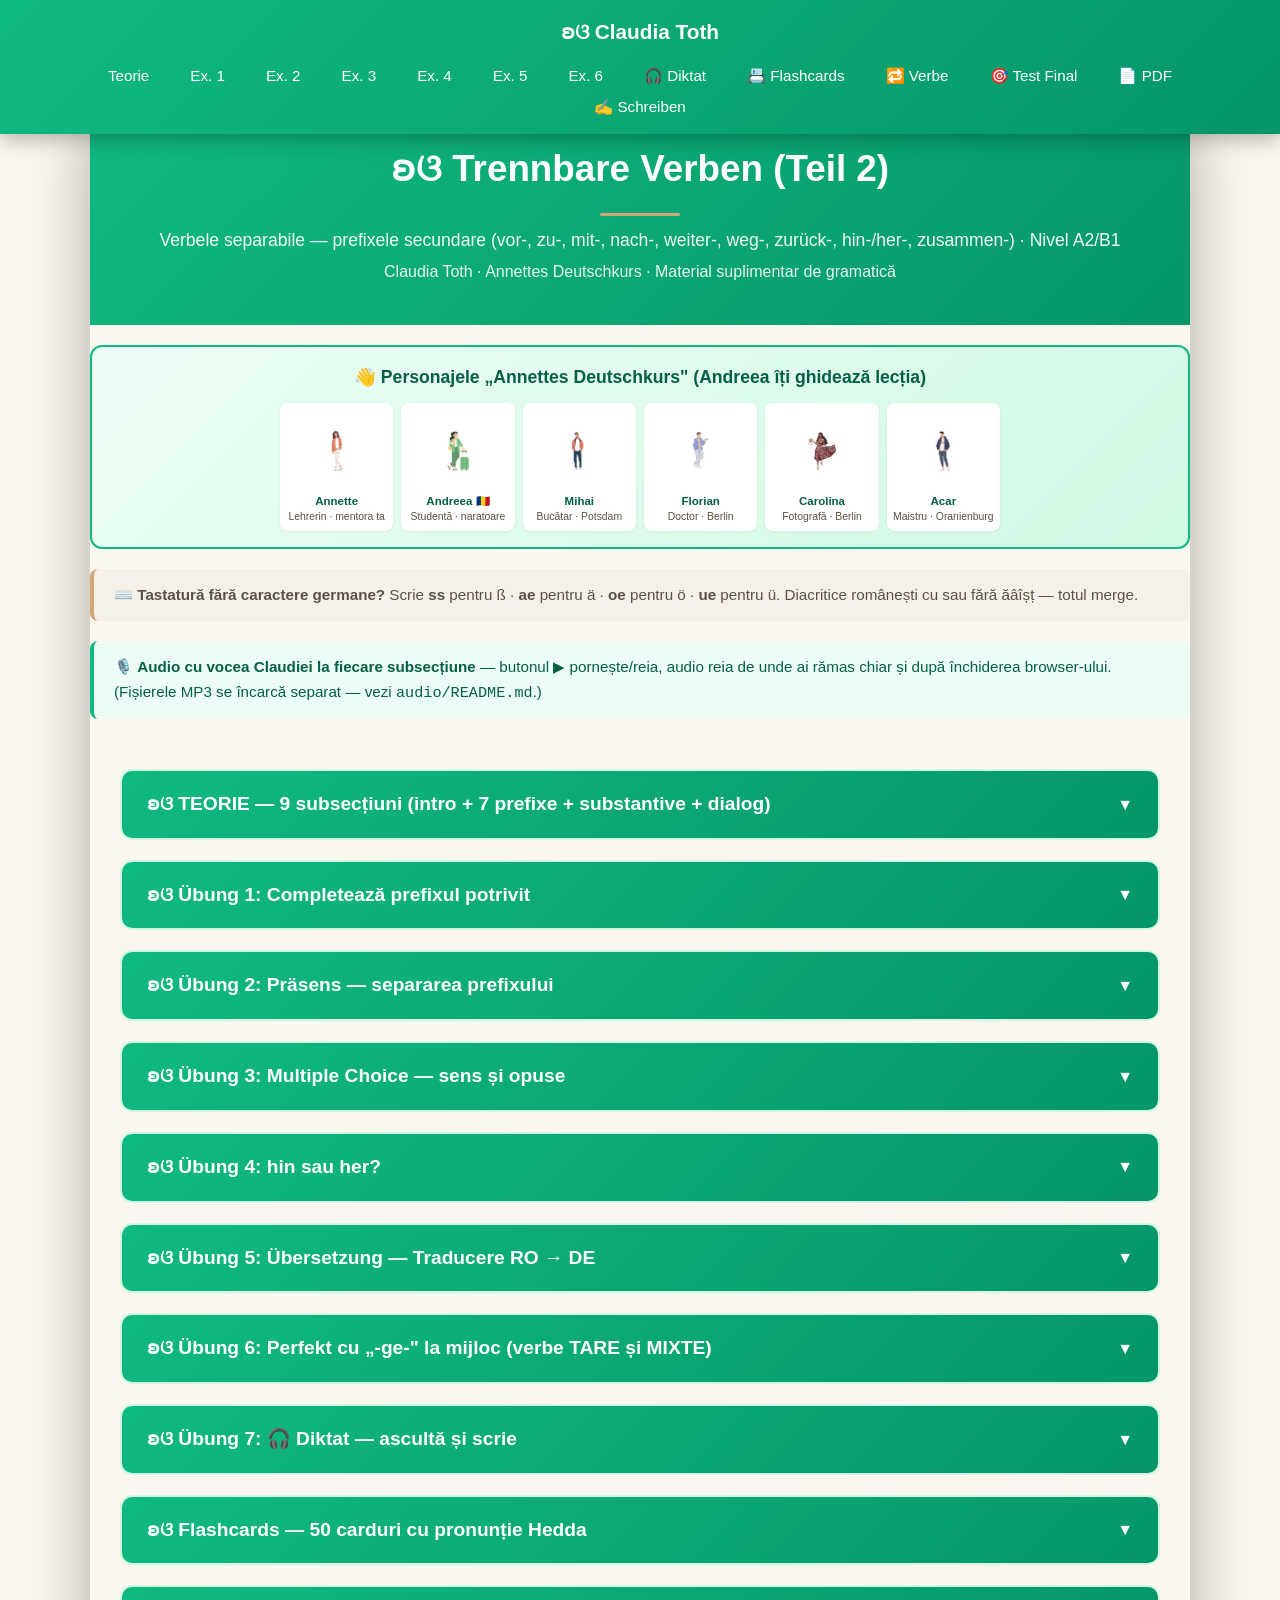
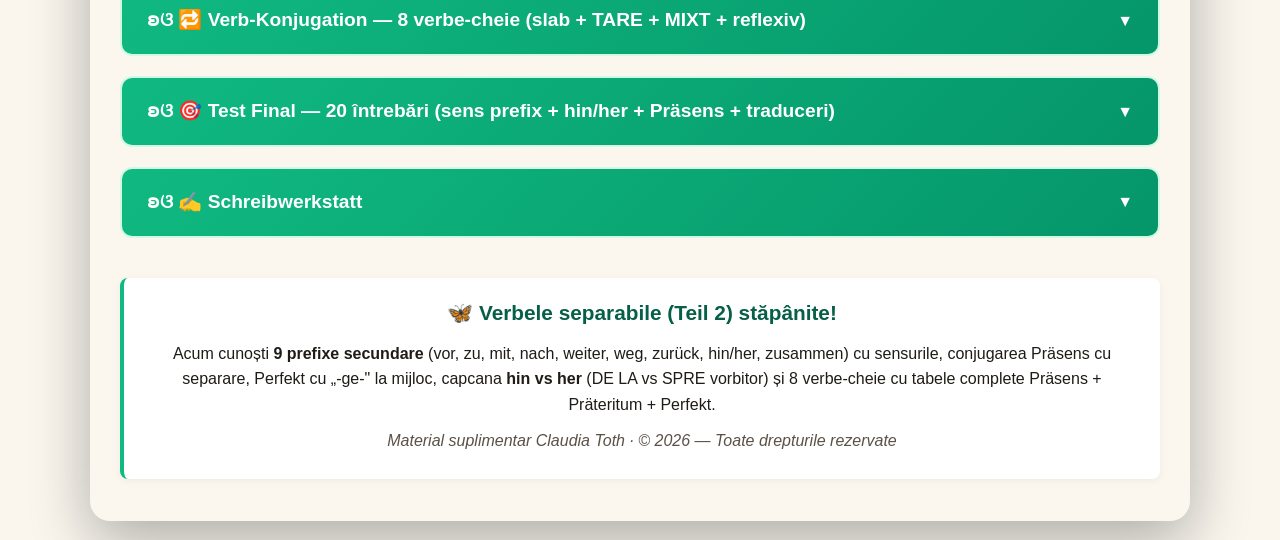
<file: index.html>
<!DOCTYPE html>
<html lang="ro">
<head>
    <meta charset="UTF-8">
    <meta name="robots" content="noindex, nofollow">
    <meta name="viewport" content="width=device-width, initial-scale=1.0">
    <title>Trennbare Verben (Teil 2) · Claudia Toth · A2/B1</title>
    <meta name="description" content="Trennbare Verben (Teil 2) — 9 prefixe separabile (vor/zu/mit/nach/weiter/weg/zurück/hin-her/zusammen) cu Annette + Andreea, 8 verbe conjugate, 50 flashcards Hedda, 7 exerciții + Diktat, test final 20 q · Claudia Toth.">
    <meta property="og:title" content="Trennbare Verben (Teil 2) · Claudia Toth · A2/B1">
    <meta property="og:description" content="9 prefixe separabile secundare cu Annette + Andreea — Annettes Deutschkurs A2/B1.">
    <meta property="og:type" content="website">
    <meta property="og:locale" content="ro_RO">
    <link rel="stylesheet" href="styles.css">
</head>
<body>
    <nav class="navbar">
        <a href="#top" class="navbar-logo">ʚଓ Claudia Toth</a>
        <ul class="navbar-menu">
            <li><a href="#teorie" onclick="openSection(0)">Teorie</a></li>
            <li><a href="#ex1" onclick="openSection(1)">Ex. 1</a></li>
            <li><a href="#ex2" onclick="openSection(2)">Ex. 2</a></li>
            <li><a href="#ex3" onclick="openSection(3)">Ex. 3</a></li>
            <li><a href="#ex4" onclick="openSection(4)">Ex. 4</a></li>
            <li><a href="#ex5" onclick="openSection(5)">Ex. 5</a></li>
            <li><a href="#ex6" onclick="openSection(6)">Ex. 6</a></li>
            <li><a href="#ex7" onclick="openSection(7)">🎧 Diktat</a></li>
            <li><a href="#flashcards" onclick="openSection(8)">📇 Flashcards</a></li>
            <li><a href="#verbe" onclick="openSection(9)">🔁 Verbe</a></li>
            <li><a href="#final-test" onclick="openSection(10)">🎯 Test Final</a></li>
            <li><a href="trennbare-verben-2.pdf" download>📄 PDF</a></li>
            <li><a href="#schreibwerkstatt" onclick="openSection(11)">✍️ Schreiben</a></li>
        </ul>
    </nav>

    <div class="container" id="top">
        <div class="header">
            <h1>ʚଓ Trennbare Verben (Teil 2)</h1>
            <p class="subtitle">Verbele separabile — prefixele secundare (vor-, zu-, mit-, nach-, weiter-, weg-, zurück-, hin-/her-, zusammen-) · Nivel A2/B1</p>
            <p>Claudia Toth · Annettes Deutschkurs · Material suplimentar de gramatică</p>
        </div>

        <div class="cast-banner">
            <h4>👋 Personajele „Annettes Deutschkurs" (Andreea îți ghidează lecția)</h4>
            <div class="cast-grid">
                <div class="cast-card"><img src="images/annette.png" alt="Annette"><div class="name">Annette</div><div class="detail">Lehrerin · mentora ta</div></div>
                <div class="cast-card"><img src="images/andreea.png" alt="Andreea"><div class="name">Andreea 🇷🇴</div><div class="detail">Studentă · naratoare</div></div>
                <div class="cast-card"><img src="images/mihai.png" alt="Mihai"><div class="name">Mihai</div><div class="detail">Bucătar · Potsdam</div></div>
                <div class="cast-card"><img src="images/florian.png" alt="Florian"><div class="name">Florian</div><div class="detail">Doctor · Berlin</div></div>
                <div class="cast-card"><img src="images/carolina.png" alt="Carolina"><div class="name">Carolina</div><div class="detail">Fotografă · Berlin</div></div>
                <div class="cast-card"><img src="images/acar.png" alt="Acar"><div class="name">Acar</div><div class="detail">Maistru · Oranienburg</div></div>
            </div>
        </div>

        <div style="background:#F5F0E8; border-left:4px solid #D4A574; padding:14px 20px; margin:20px 0; border-radius:8px;">
            <p style="margin:0; color:#5A5147; font-size:0.95rem;">⌨️ <strong>Tastatură fără caractere germane?</strong> Scrie <strong>ss</strong> pentru ß · <strong>ae</strong> pentru ä · <strong>oe</strong> pentru ö · <strong>ue</strong> pentru ü. Diacritice românești cu sau fără ăâîșț — totul merge.</p>
        </div>

        <div style="background:#ecfdf5; border-left:4px solid #10b981; padding:14px 20px; margin:20px 0; border-radius:8px;">
            <p style="margin:0; color:#065f46; font-size:0.95rem;">🎙️ <strong>Audio cu vocea Claudiei la fiecare subsecțiune</strong> — butonul ▶ pornește/reia, audio reia de unde ai rămas chiar și după închiderea browser-ului. (Fișierele MP3 se încarcă separat — vezi <code>audio/README.md</code>.)</p>
        </div>

        <div class="content">
            <div class="section" id="teorie">
                <div class="section-header" onclick="toggleMainSection(0)">
                    <h3>ʚଓ TEORIE — 9 subsecțiuni (intro + 7 prefixe + substantive + dialog)</h3>
                    <span class="arrow">▼</span>
                </div>
                <div class="section-content" id="main-section-0">
                    <div id="theory-container"></div>
                </div>
            </div>

            <div class="section" id="ex1">
                <div class="section-header" onclick="toggleMainSection(1)">
                    <h3>ʚଓ Übung 1: Completează prefixul potrivit</h3>
                    <span class="arrow">▼</span>
                </div>
                <div class="section-content" id="main-section-1">
                    <div id="ex1-container"></div>
                    <div class="btn-container">
                        <button class="btn btn-check" onclick="checkExercise(1)">✓ Verifica</button>
                        <button class="btn btn-reset" onclick="resetExercise(1)">↻ Reseteaza</button>
                    </div>
                    <div class="score" id="score-1"></div>
                </div>
            </div>

            <div class="section" id="ex2">
                <div class="section-header" onclick="toggleMainSection(2)">
                    <h3>ʚଓ Übung 2: Präsens — separarea prefixului</h3>
                    <span class="arrow">▼</span>
                </div>
                <div class="section-content" id="main-section-2">
                    <div id="ex2-container"></div>
                    <div class="btn-container">
                        <button class="btn btn-check" onclick="checkExercise(2)">✓ Verifica</button>
                        <button class="btn btn-reset" onclick="resetExercise(2)">↻ Reseteaza</button>
                    </div>
                    <div class="score" id="score-2"></div>
                </div>
            </div>

            <div class="section" id="ex3">
                <div class="section-header" onclick="toggleMainSection(3)">
                    <h3>ʚଓ Übung 3: Multiple Choice — sens și opuse</h3>
                    <span class="arrow">▼</span>
                </div>
                <div class="section-content" id="main-section-3">
                    <div id="ex3-container"></div>
                    <div class="btn-container">
                        <button class="btn btn-check" onclick="checkExercise(3)">✓ Verifica</button>
                        <button class="btn btn-reset" onclick="resetExercise(3)">↻ Reseteaza</button>
                    </div>
                    <div class="score" id="score-3"></div>
                </div>
            </div>

            <div class="section" id="ex4">
                <div class="section-header" onclick="toggleMainSection(4)">
                    <h3>ʚଓ Übung 4: hin sau her?</h3>
                    <span class="arrow">▼</span>
                </div>
                <div class="section-content" id="main-section-4">
                    <div id="ex4-container"></div>
                    <div class="btn-container">
                        <button class="btn btn-check" onclick="checkExercise(4)">✓ Verifica</button>
                        <button class="btn btn-reset" onclick="resetExercise(4)">↻ Reseteaza</button>
                    </div>
                    <div class="score" id="score-4"></div>
                </div>
            </div>

            <div class="section" id="ex5">
                <div class="section-header" onclick="toggleMainSection(5)">
                    <h3>ʚଓ Übung 5: Übersetzung — Traducere RO → DE</h3>
                    <span class="arrow">▼</span>
                </div>
                <div class="section-content" id="main-section-5">
                    <div id="ex5-container"></div>
                    <div class="btn-container">
                        <button class="btn btn-check" onclick="checkExercise(5)">✓ Verifica</button>
                        <button class="btn btn-reset" onclick="resetExercise(5)">↻ Reseteaza</button>
                    </div>
                    <div class="score" id="score-5"></div>
                </div>
            </div>

            <div class="section" id="ex6">
                <div class="section-header" onclick="toggleMainSection(6)">
                    <h3>ʚଓ Übung 6: Perfekt cu „-ge-" la mijloc (verbe TARE și MIXTE)</h3>
                    <span class="arrow">▼</span>
                </div>
                <div class="section-content" id="main-section-6">
                    <div id="ex6-container"></div>
                    <div class="btn-container">
                        <button class="btn btn-check" onclick="checkExercise(6)">✓ Verifica</button>
                        <button class="btn btn-reset" onclick="resetExercise(6)">↻ Reseteaza</button>
                    </div>
                    <div class="score" id="score-6"></div>
                </div>
            </div>

            <div class="section" id="ex7">
                <div class="section-header" onclick="toggleMainSection(7)">
                    <h3>ʚଓ Übung 7: 🎧 Diktat — ascultă și scrie</h3>
                    <span class="arrow">▼</span>
                </div>
                <div class="section-content" id="main-section-7">
                    <div id="ex7-container"></div>
                    <div class="btn-container">
                        <button class="btn btn-check" onclick="checkExercise(7)">✓ Verifica</button>
                        <button class="btn btn-reset" onclick="resetExercise(7)">↻ Reseteaza</button>
                    </div>
                    <div class="score" id="score-7"></div>
                </div>
            </div>

            <div class="section" id="flashcards">
                <div class="section-header" onclick="toggleMainSection(8)">
                    <h3>ʚଓ Flashcards — 50 carduri cu pronunție Hedda</h3>
                    <span class="arrow">▼</span>
                </div>
                <div class="section-content" id="main-section-8">
                    <div id="flashcards-container"></div>
                </div>
            </div>

            <div class="section" id="verbe">
                <div class="section-header" onclick="toggleMainSection(9)">
                    <h3>ʚଓ 🔁 Verb-Konjugation — 8 verbe-cheie (slab + TARE + MIXT + reflexiv)</h3>
                    <span class="arrow">▼</span>
                </div>
                <div class="section-content" id="main-section-9">
                    <div id="verbs-container"></div>
                </div>
            </div>

            <div class="section" id="final-test">
                <div class="section-header" onclick="toggleMainSection(10)">
                    <h3>ʚଓ 🎯 Test Final — 20 întrebări (sens prefix + hin/her + Präsens + traduceri)</h3>
                    <span class="arrow">▼</span>
                </div>
                <div class="section-content" id="main-section-10">
                    <div id="final-test-container"></div>
                </div>
            </div>

            <div class="section" id="schreibwerkstatt">
                <div class="section-header" onclick="toggleMainSection(11)">
                    <h3>ʚଓ ✍️ Schreibwerkstatt</h3>
                    <span class="arrow">▼</span>
                </div>
                <div class="section-content" id="main-section-11">
                    <div class="theory-box" style="background:linear-gradient(135deg,#ecfdf5 0%,#d1fae5 100%); border-left:4px solid #10B981;">
                        <h4 style="color:#065f46;">✍️ Tema ta de scriere</h4>
                        <p>Scrie <strong>5–6 propoziții</strong> cu verbe separabile cu prefixe secundare (vorschlagen, mitkommen, zuhören, zurückgeben, vorstellen). Atenție la KLAMMER!</p>
                    </div>
                    <div class="theory-box" style="background:#FBF7EF;">
                        <h4>💡 Întrebări care te ajută să începi</h4>
                        <ul style="margin:6px 0 0 18px; line-height:1.8;">
                            <li><strong>Was schlägst du vor?</strong> (Ce propui? — vorschlagen)</li>
                            <li><strong>Wem hörst du zu?</strong> (Pe cine asculți? — zuhören)</li>
                            <li><strong>Wann kommst du mit?</strong> (Când vii cu noi? — mitkommen)</li>
                            <li><strong>Was gibst du zurück?</strong> (Ce dai înapoi? — zurückgeben)</li>
                        </ul>
                    </div>
                    <div class="theory-box" style="background:#F5F0E8; border-left:4px solid #D4A574;">
                        <h4>📝 Un model, ca să-ți fie mai ușor</h4>
                        <p style="color:#065f46;"><em>Ich schlage einen Ausflug vor. Meine Freundin kommt gern mit. Im Unterricht höre ich der Lehrerin gut zu. Nach dem Essen gebe ich das Buch zurück. Ich stelle dir meine Familie vor.</em></p>
                        <p style="color:#5A5147; font-style:italic;">(Propun o excursie. Prietena mea vine cu plăcere. La curs o ascult bine pe profesoară. După masă dau cartea înapoi. Îți prezint familia mea.)</p>
                    </div>
                    <div style="text-align:center; margin-top:22px;">
                        <p style="color:#047857; margin-bottom:14px; font-size:1rem;">Când ești gata, trimite-mi textul tău. Îl citesc personal și îți răspund pe email cu corectările. 🦋</p>
                        <a href="https://forms.gle/o3ahFtLooz1rr13j7" target="_blank" rel="noopener noreferrer" style="display:inline-block; background:#10B981; color:white; padding:14px 32px; border-radius:10px; text-decoration:none; font-weight:bold; font-size:1.05rem; box-shadow:0 2px 6px rgba(16,185,129,0.3);">✍️ Trimite textul Claudiei →</a>
                        <p style="color:#5A5147; font-size:0.78rem; margin-top:12px; font-style:italic;">ʚଓ Nu uita să-ți treci adresa de email în formular</p>
                    </div>
                </div>
            </div>

            <div class="theory-box" style="text-align: center; margin-top: 40px;">
                <p style="font-size: 1.3rem; font-weight: bold; color: #065f46;">🦋 Verbele separabile (Teil 2) stăpânite!</p>
                <p style="margin-top: 12px;">Acum cunoști <strong>9 prefixe secundare</strong> (vor, zu, mit, nach, weiter, weg, zurück, hin/her, zusammen) cu sensurile, conjugarea Präsens cu separare, Perfekt cu „-ge-" la mijloc, capcana <strong>hin vs her</strong> (DE LA vs SPRE vorbitor) și 8 verbe-cheie cu tabele complete Präsens + Präteritum + Perfekt.</p>
                <p style="margin-top: 10px; font-style: italic; color: #5A5147;">Material suplimentar Claudia Toth · © 2026 — Toate drepturile rezervate</p>
            </div>
        </div>
    </div>

    <script src="theory.js"></script>
    <script src="dialogs.js"></script>
    <script src="exercises.js"></script>
    <script src="flashcards.js"></script>
    <script src="verbs.js"></script>
    <script src="final-test.js"></script>
    <script src="main.js"></script>
</body>
</html>
</file>
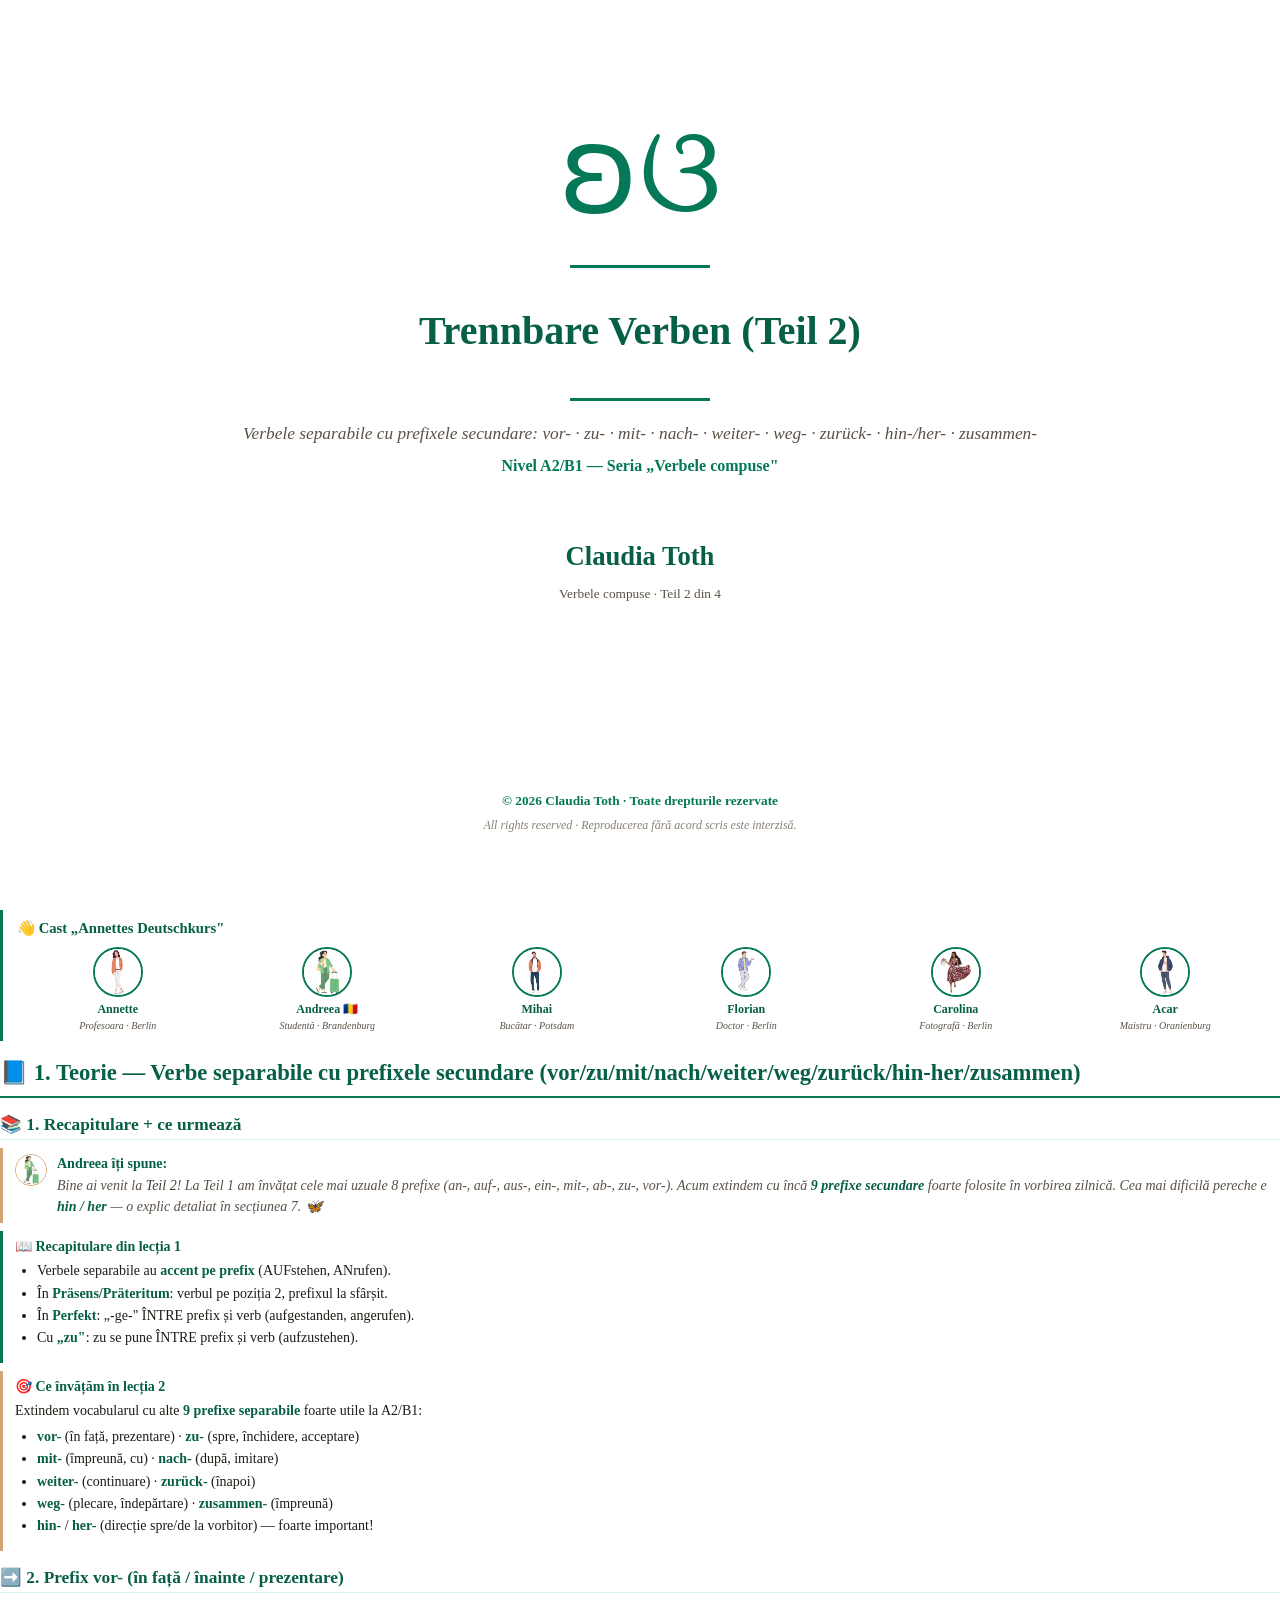
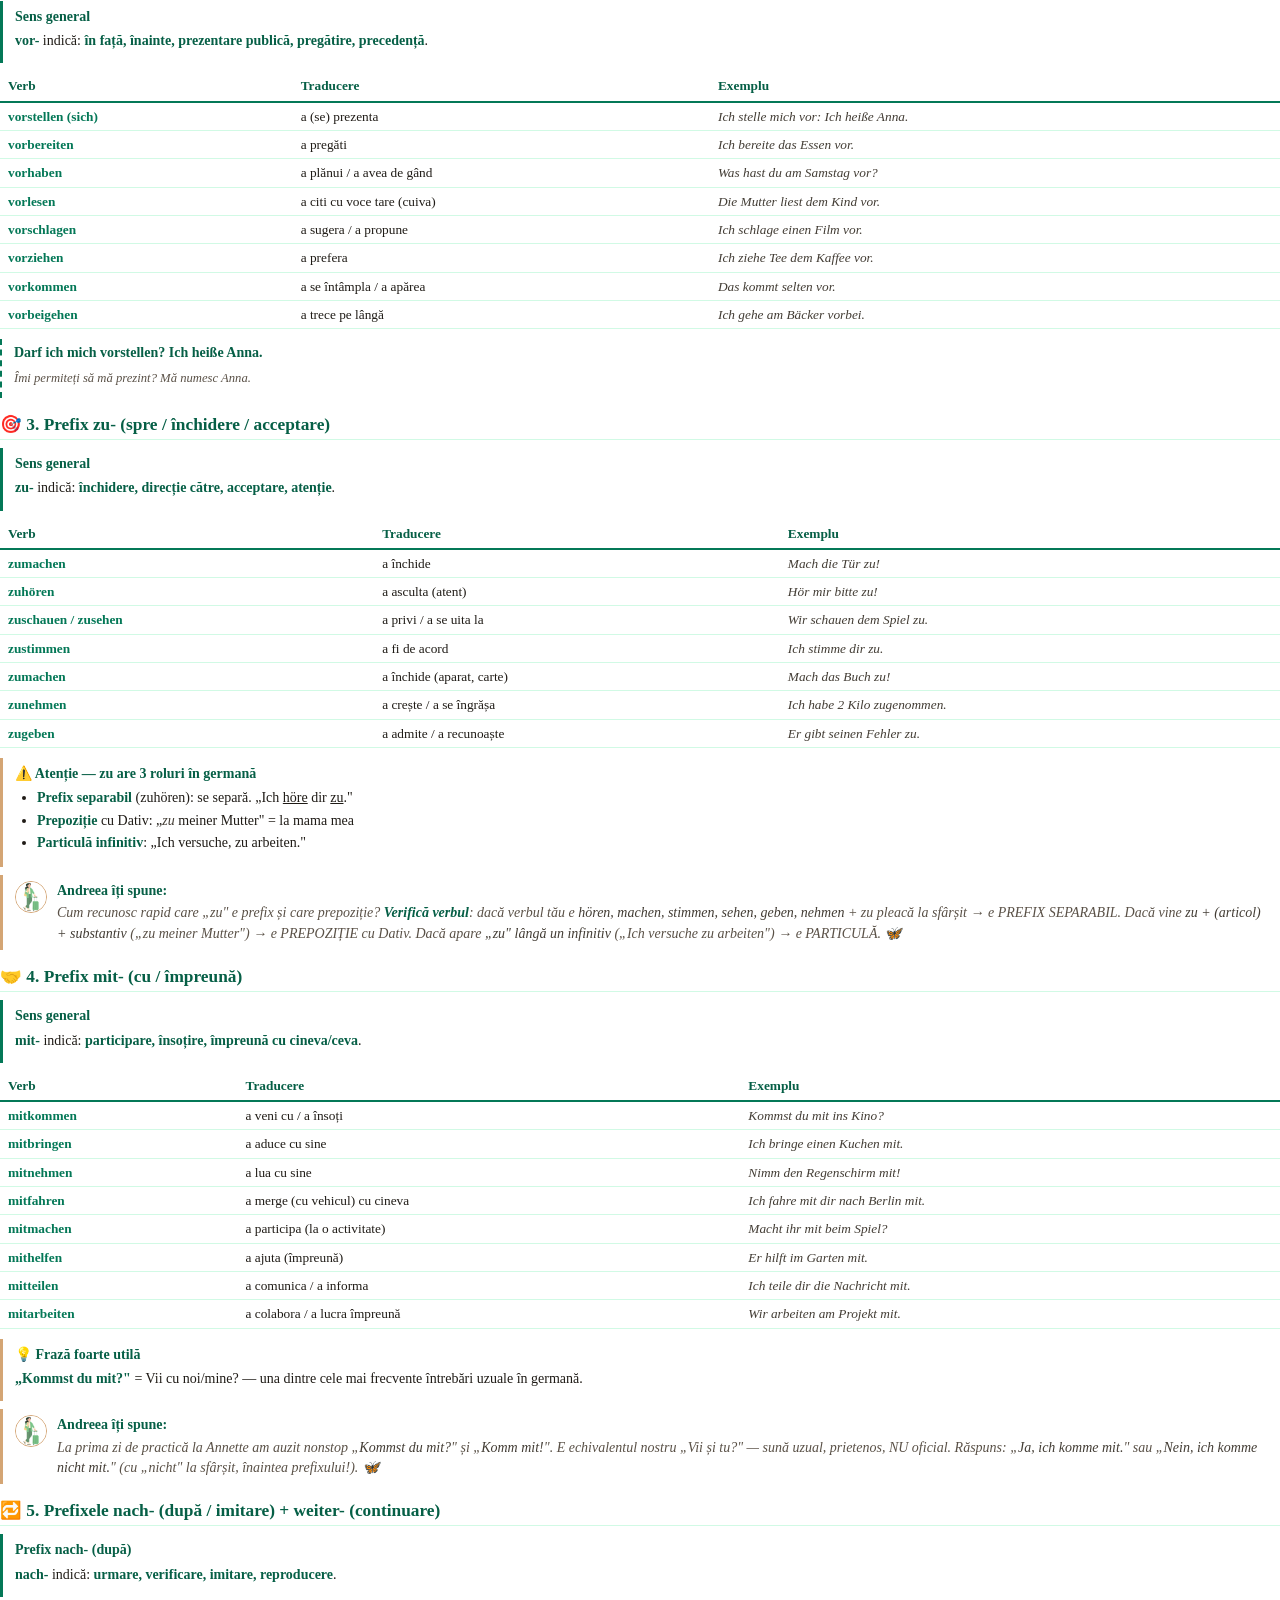
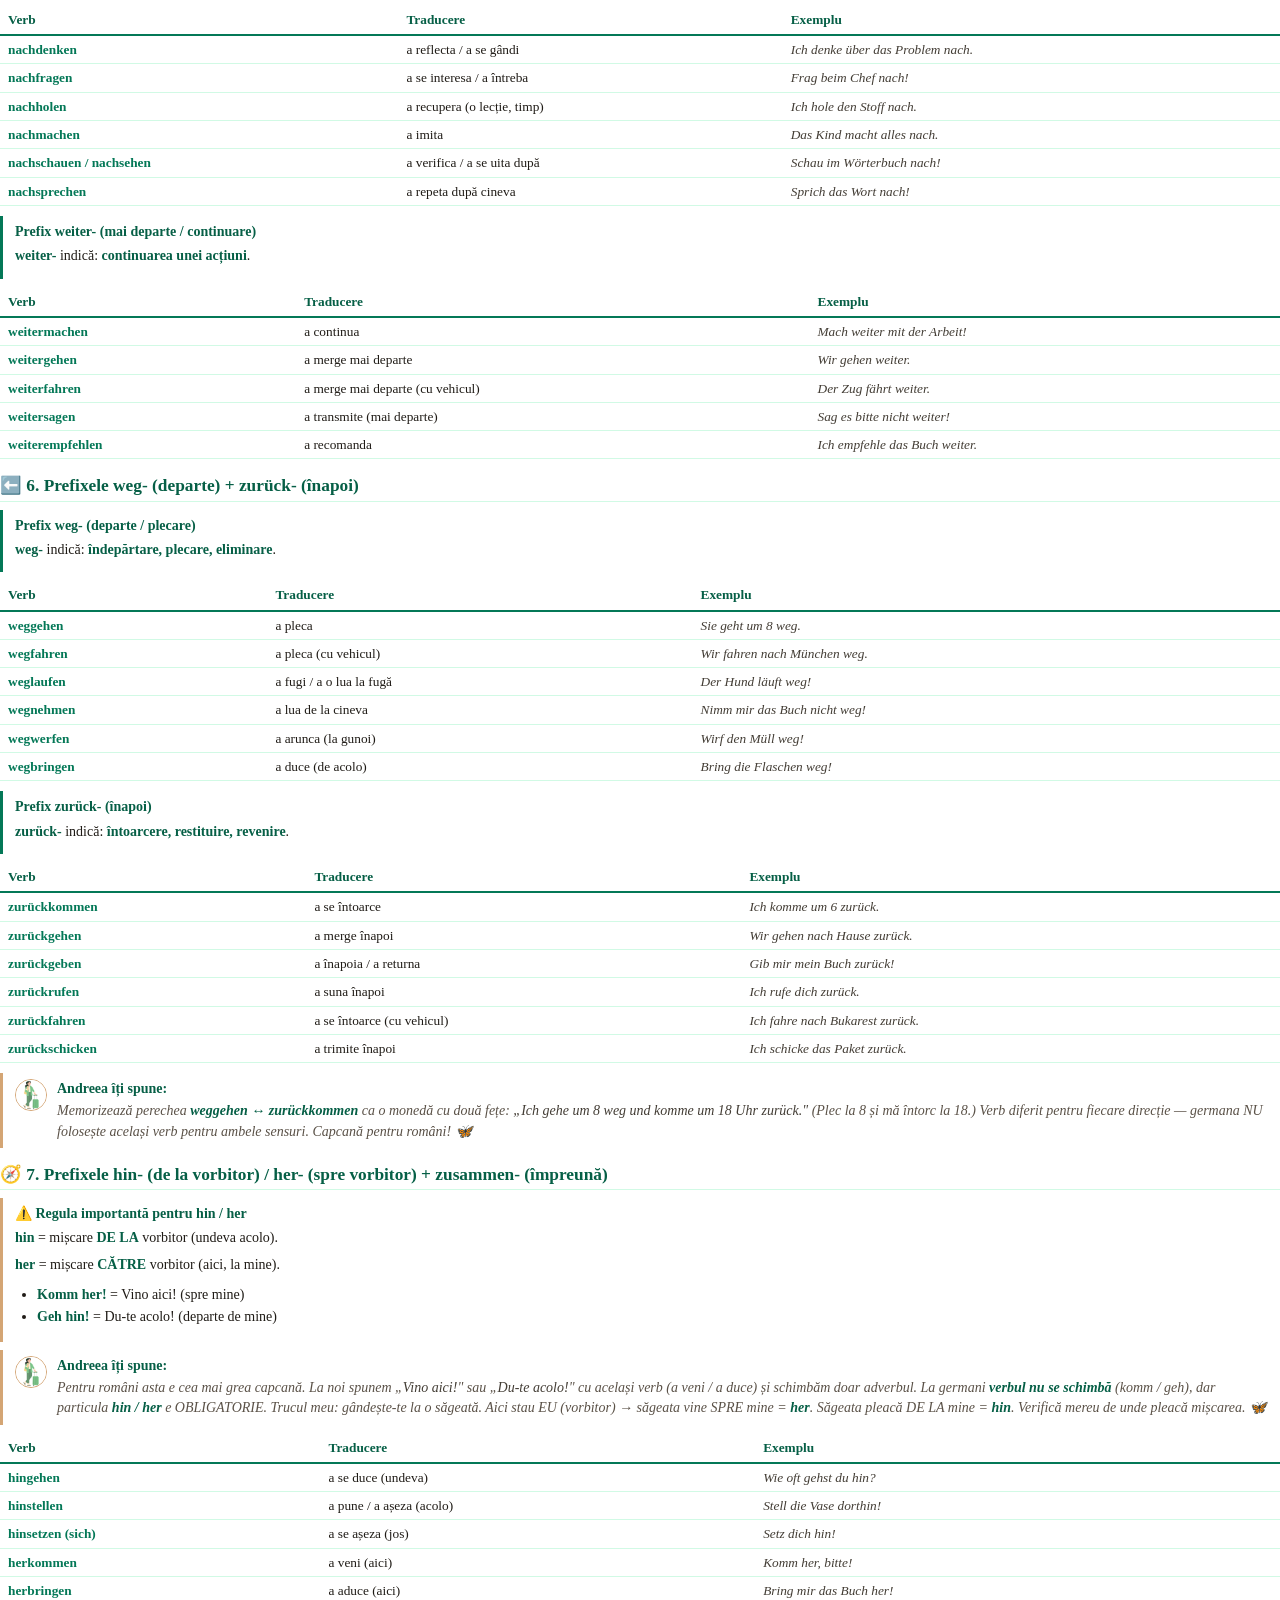
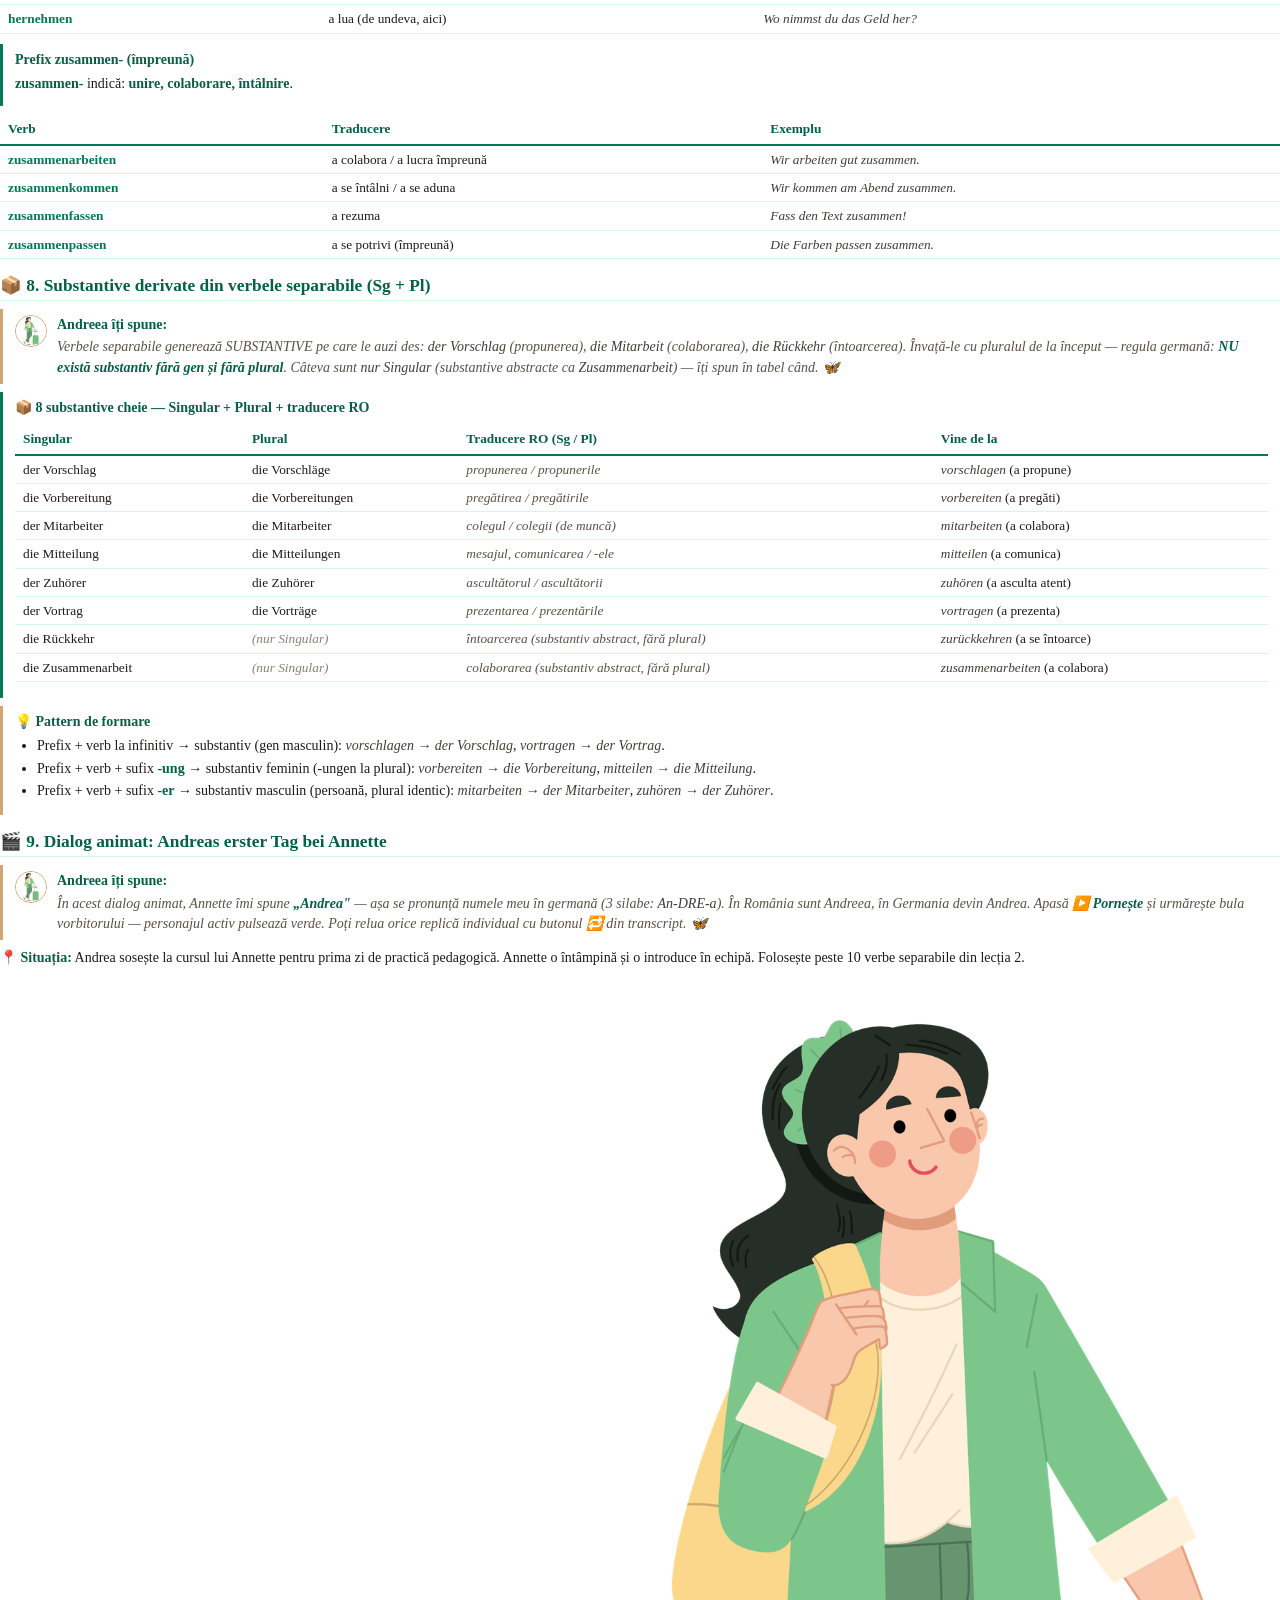
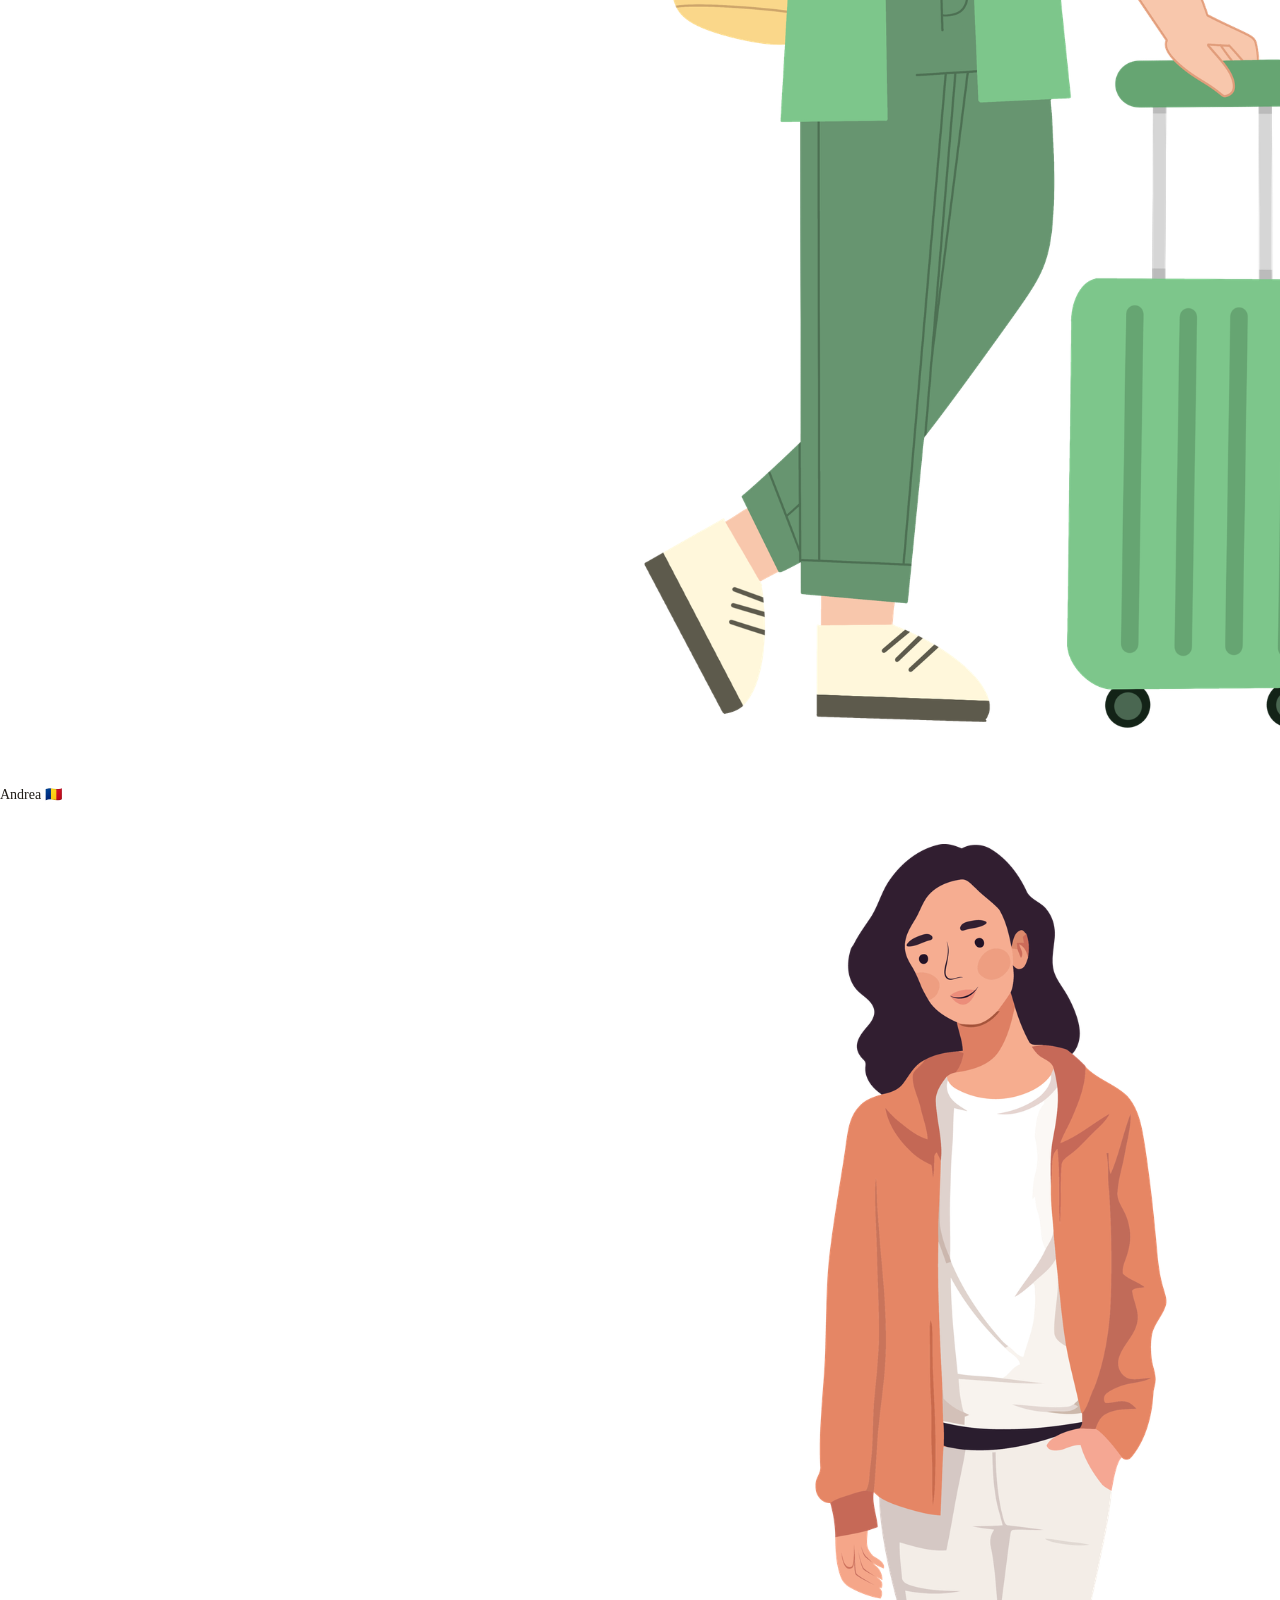
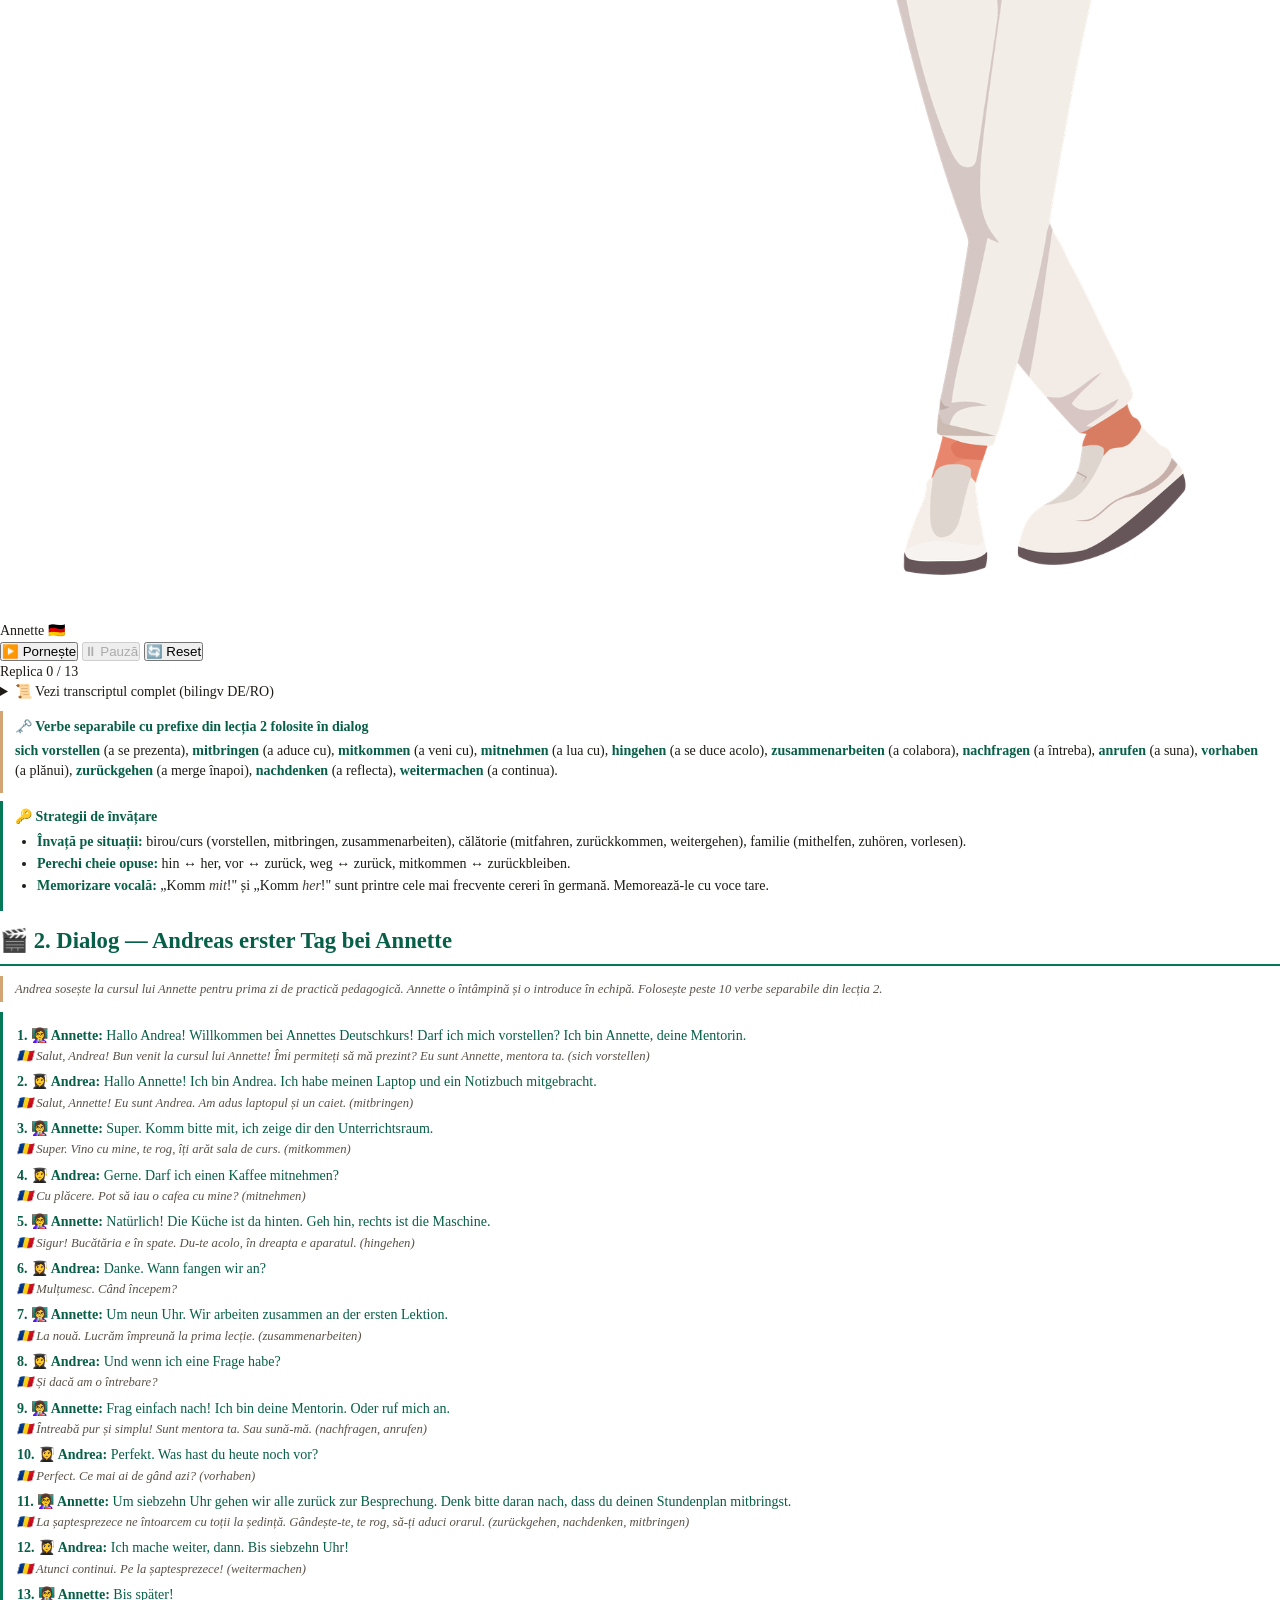
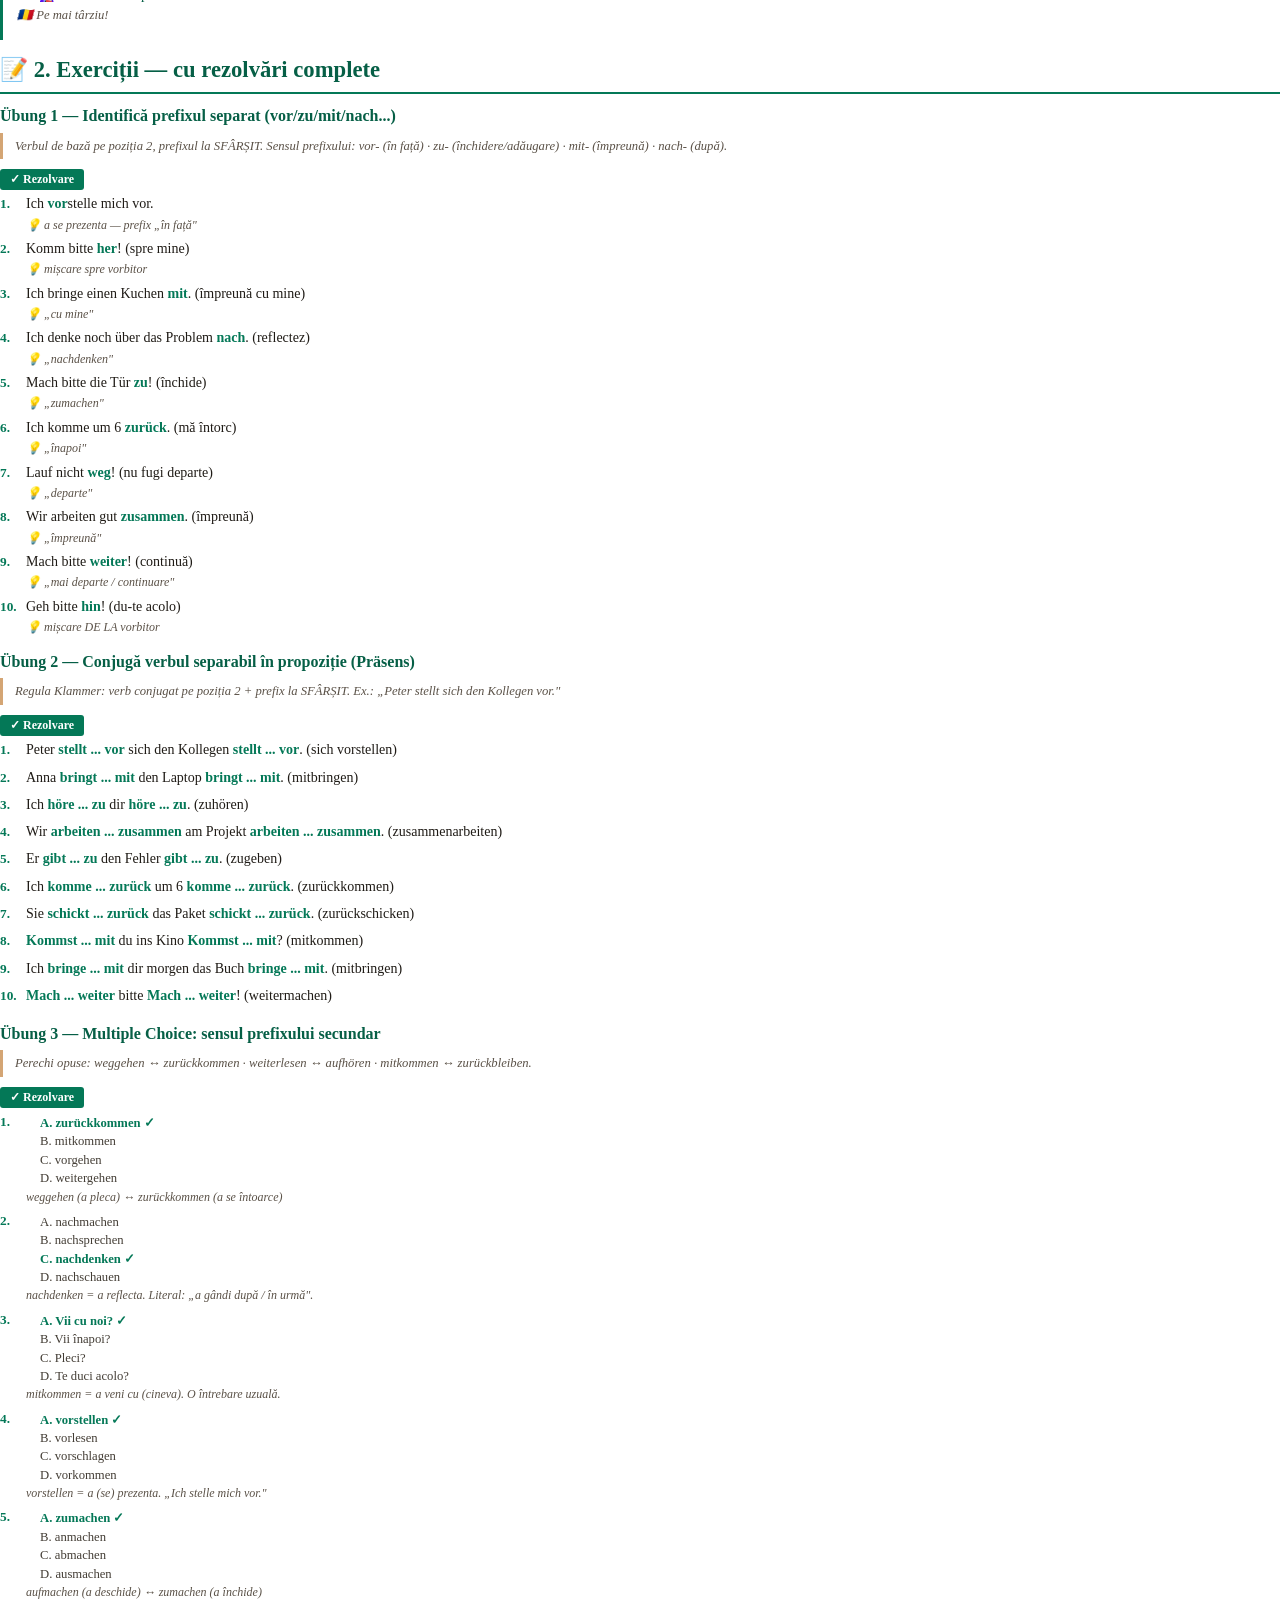
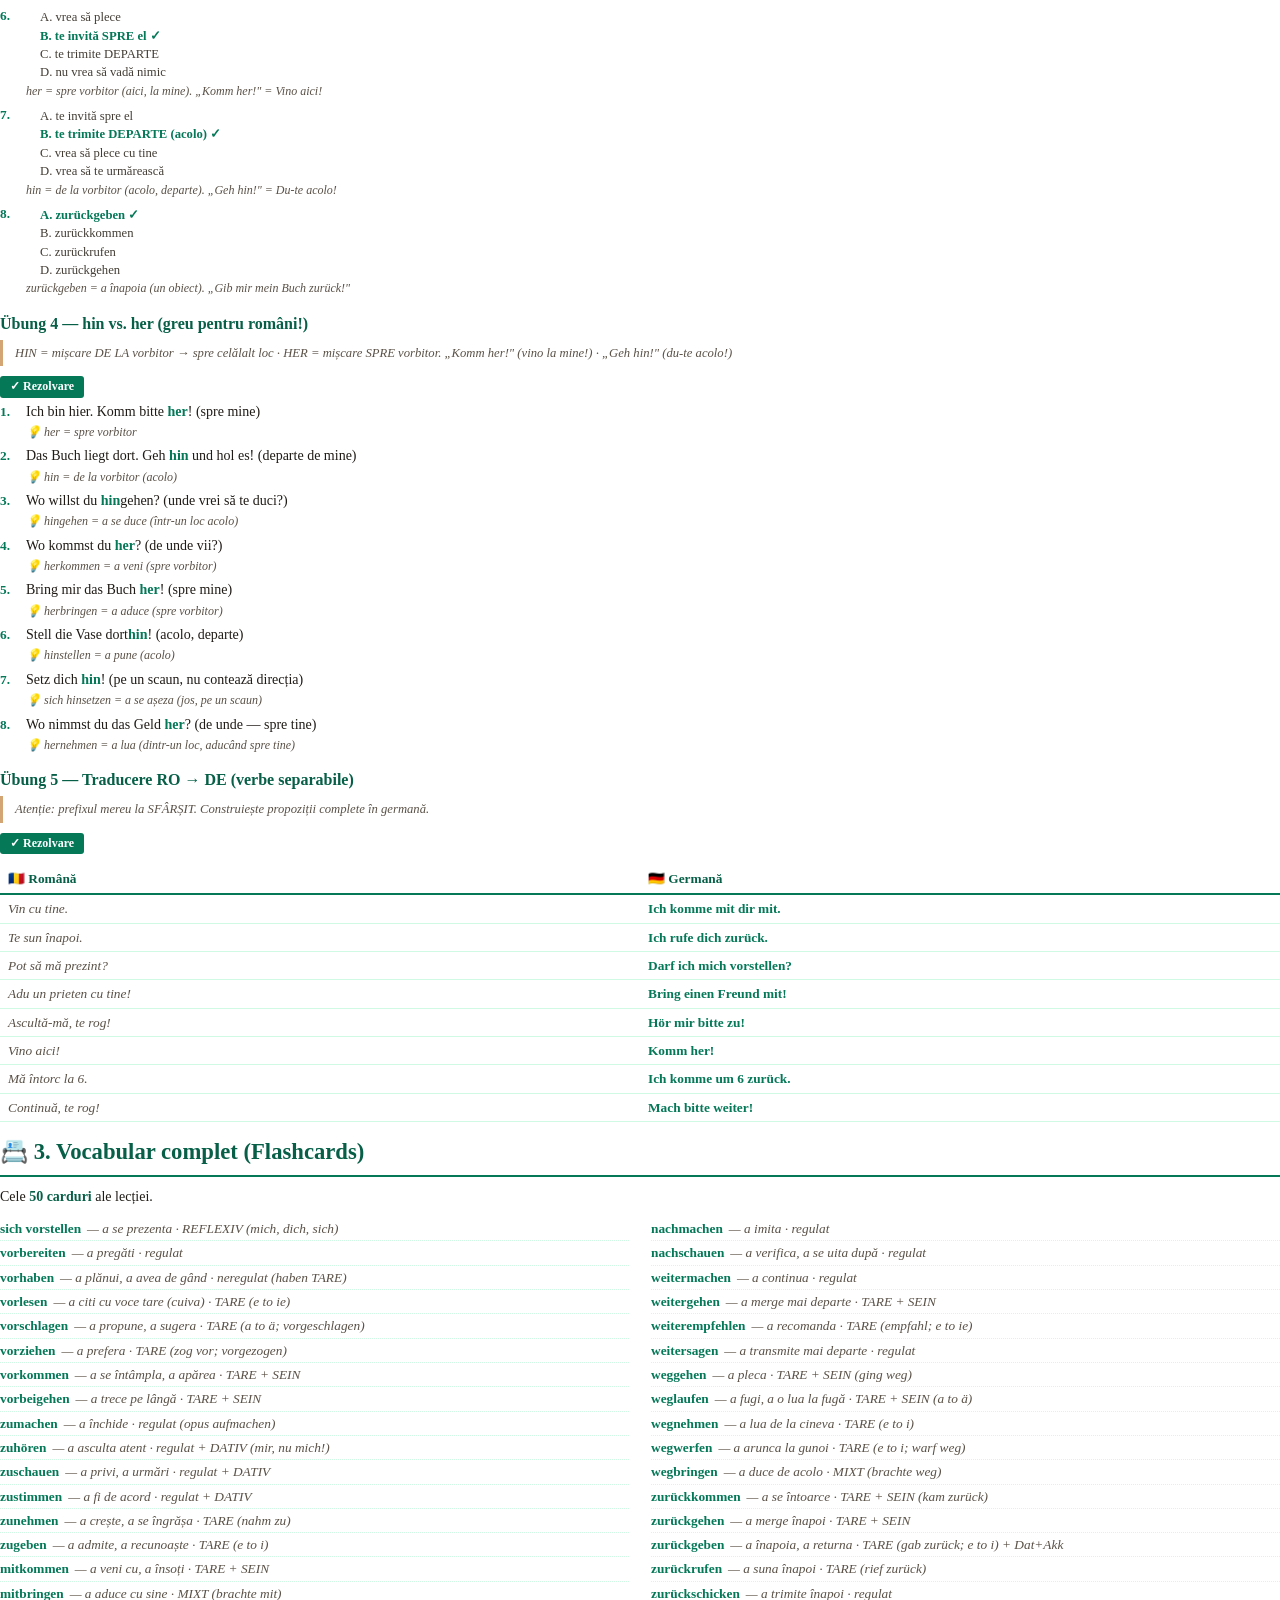
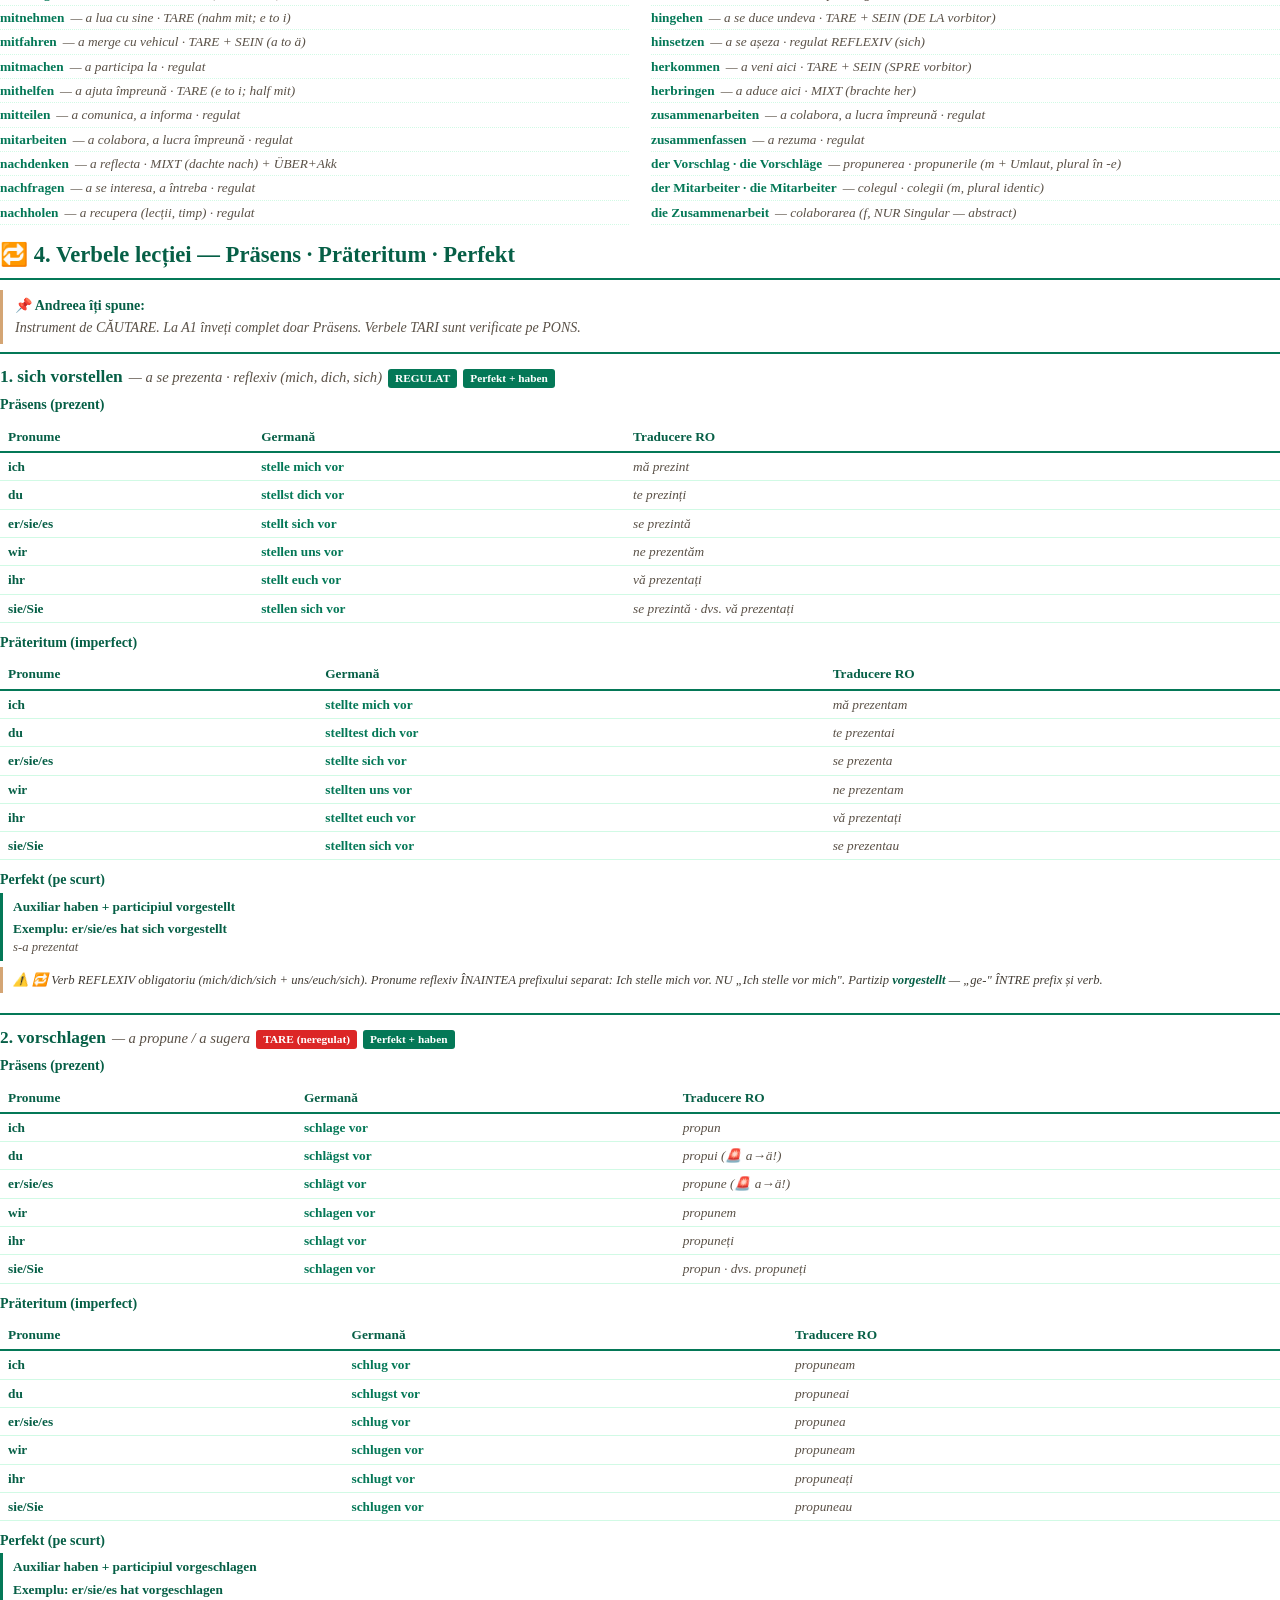
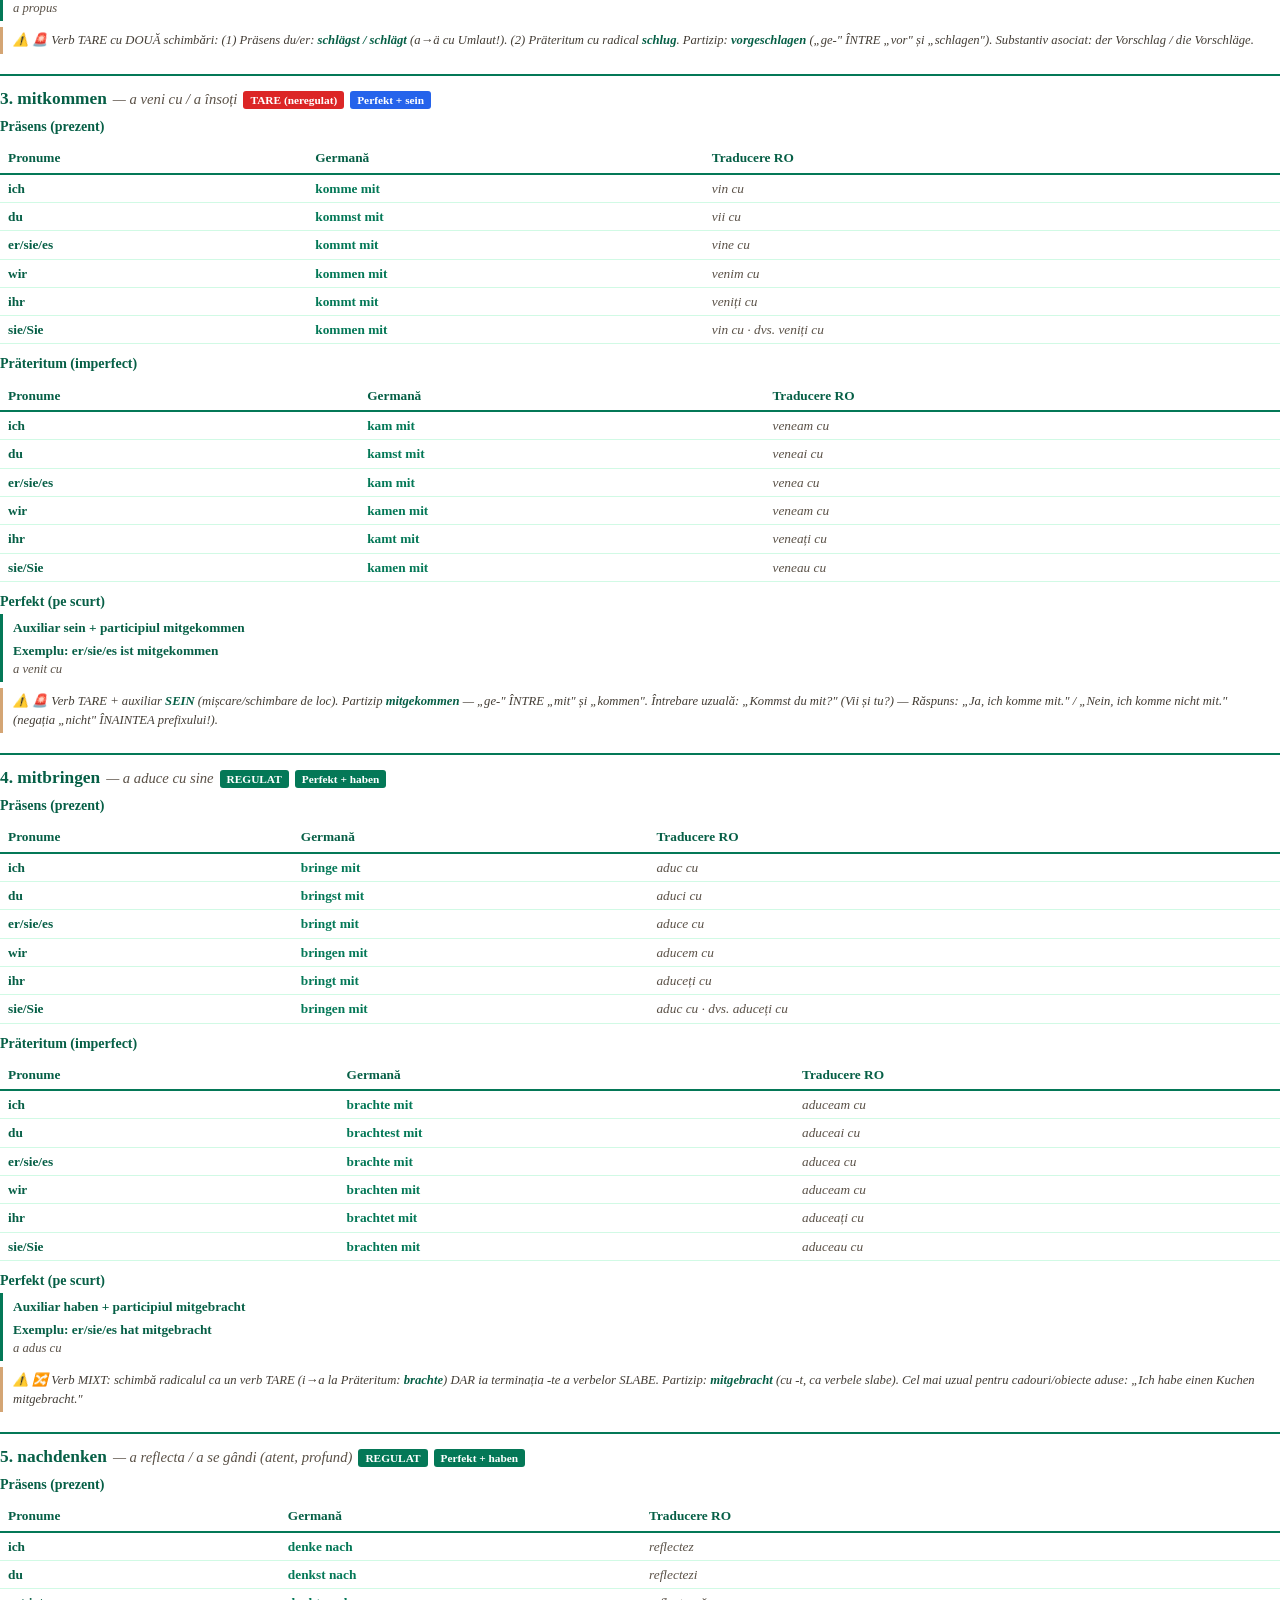
<file: pdf.html>
<!DOCTYPE html>
<html lang="ro">
<head>
    <meta charset="UTF-8">
    <meta name="robots" content="noindex, nofollow">
    <title>Trennbare Verben (Teil 2) · Claudia Toth · A2/B1 · Teil 2</title>
    <style>
        @page { size: A4; margin: 22mm 18mm 22mm 18mm;
            @bottom-center { content: "ʚଓ Claudia Toth · Trennbare Verben (Teil 2) · Verbele compuse · Teil 2 din 4 · © 2026 — Toate drepturile rezervate · pag. " counter(page) " / " counter(pages); font-size: 8.5pt; color: #047857; font-family: 'Georgia', 'Times New Roman', serif; }
        }
        @page :first { margin: 0; @bottom-center { content: ""; } }
        * { box-sizing: border-box; margin: 0; padding: 0; }
        body { font-family: 'Georgia', 'Times New Roman', serif; color: #1F1B16; line-height: 1.45; font-size: 10.5pt; -webkit-print-color-adjust: exact; print-color-adjust: exact; }
        .cover { width: 100%; min-height: 100vh; padding: 80px 60px 60px; text-align: center; display: flex; flex-direction: column; align-items: center; justify-content: flex-start; page-break-after: always; }
        .cover-symbol { font-size: 90pt; color: #047857; line-height: 1; margin: 30px 0 15px; font-family: 'Segoe UI Emoji', 'Segoe UI', sans-serif; }
        .cover-divider { width: 140px; height: 3px; background: #047857; margin: 20px 0; border: none; }
        .cover-title { font-size: 30pt; color: #065f46; font-weight: bold; margin: 14px 0 18px; font-family: 'Georgia', serif; }
        .cover-subtitle { font-size: 13pt; color: #5A5147; font-style: italic; margin-bottom: 8px; }
        .cover-level { font-size: 12pt; color: #047857; font-weight: bold; margin-bottom: 60px; }
        .cover-author { font-size: 20pt; color: #065f46; font-weight: bold; margin-bottom: 8px; }
        .cover-series { font-size: 10pt; color: #5A5147; margin-bottom: 80px; }
        .cover-copyright { margin-top: auto; font-size: 10pt; color: #047857; font-weight: 600; }
        .cover-notice { font-size: 9pt; color: #8a8175; font-style: italic; margin-top: 6px; }
        .content { padding: 0; }
        h1.chapter { color: #065f46; padding: 0 0 6px 0; font-size: 17pt; margin: 14px 0 10px; border-bottom: 2px solid #047857; font-family: 'Georgia', serif; page-break-after: avoid; }
        h2.sub-chapter { color: #065f46; font-size: 13pt; margin: 14px 0 6px; padding-bottom: 2px; border-bottom: 1px solid #d1fae5; font-family: 'Georgia', serif; page-break-after: avoid; }
        p { margin-bottom: 6px; }
        strong { color: #065f46; }
        em { color: #433d35; font-style: italic; }
        ul, ol { margin: 4px 0 8px 22px; }
        li { margin-bottom: 2px; }
        .theory-box { background: transparent; border-left: 3px solid #047857; padding: 6px 12px; margin: 8px 0; page-break-inside: avoid; }
        .theory-box h4 { color: #065f46; font-size: 10.5pt; margin-bottom: 4px; }
        .info-box { border-left-color: #D4A574; }
        .warn-box { border-left-color: #D4A574; }
        .example-box { border-left: 2px dashed #047857; padding: 4px 12px; margin: 4px 0; page-break-inside: avoid; }
        .example-box .de { color: #065f46; font-weight: 600; }
        .example-box .ro { color: #5A5147; font-style: italic; font-size: 9.5pt; margin-top: 1px; }
        table { width: 100%; border-collapse: collapse; margin: 6px 0 10px; font-size: 10pt; page-break-inside: avoid; }
        table thead { background: transparent; }
        table th { padding: 5px 8px; text-align: left; font-weight: bold; color: #065f46; border-bottom: 2px solid #047857; }
        table td { padding: 4px 8px; border-bottom: 1px solid #d1fae5; vertical-align: top; }
        td.verb { color: #047857; font-weight: bold; }
        td.ro-text { color: #5A5147; font-style: italic; }
        .ro-translation { display: block; color: #5A5147; font-style: italic; font-size: 9pt; margin-top: 1px; }
        .andreea-note { border-left: 3px solid #D4A574; padding: 6px 12px; margin: 8px 0; page-break-inside: avoid; font-style: italic; color: #5A5147; display: flex; gap: 10px; align-items: flex-start; }
        .andreea-note .speaker { font-weight: bold; font-style: normal; color: #065f46; margin-bottom: 2px; }
        .andreea-note-avatar { width: 32px; height: 32px; border-radius: 50%; object-fit: cover; flex-shrink: 0; border: 1.5px solid #D4A574; }
        .andreea-note-content { display: block; flex: 1; }
        .dialog-avatar { width: 28px; height: 28px; border-radius: 50%; object-fit: cover; border: 1.5px solid #047857; vertical-align: middle; margin-right: 6px; }
        .cast-banner { border-left: 3px solid #047857; padding: 8px 14px; margin: 10px 0 16px; page-break-inside: avoid; }
        .cast-banner h4 { color: #065f46; font-size: 11pt; margin-bottom: 8px; }
        .cast-grid { display: grid; grid-template-columns: repeat(6, 1fr); gap: 8px; }
        .cast-card { text-align: center; font-size: 8.5pt; page-break-inside: avoid; }
        .cast-card img { width: 50px; height: 50px; border-radius: 50%; object-fit: cover; display: block; margin: 0 auto 4px; border: 2px solid #047857; }
        .cast-card .name { color: #065f46; font-weight: bold; font-size: 9pt; display: block; }
        .cast-card .detail { color: #5A5147; font-style: italic; font-size: 7.5pt; display: block; }
        .ex-block { margin-bottom: 14px; page-break-inside: avoid; }
        .ex-block h3 { color: #065f46; font-size: 12pt; margin-bottom: 5px; }
        .ex-block .instruction { border-left: 3px solid #D4A574; padding: 4px 12px; margin-bottom: 6px; font-size: 9.5pt; color: #5A5147; font-style: italic; }
        .rezolvare-banner { display: inline-block; background: #047857; color: white; padding: 2px 10px; border-radius: 3px; font-size: 9pt; font-weight: bold; margin: 4px 0; -webkit-print-color-adjust: exact; print-color-adjust: exact; }
        .ex-item { display: flex; gap: 8px; margin-bottom: 5px; align-items: flex-start; }
        .ex-num { color: #047857; font-weight: bold; font-size: 10pt; flex-shrink: 0; min-width: 18px; }
        .ex-num::after { content: "."; }
        .ex-body { flex: 1; }
        .ex-q { margin-bottom: 2px; }
        .ex-a { color: #047857; font-weight: bold; font-size: 10pt; margin-top: 2px; }
        .ex-a::before { content: "✓ Rezolvare: "; color: #065f46; }
        .ex-explanation { color: #5A5147; font-size: 9pt; font-style: italic; margin-top: 1px; }
        .options { margin-left: 14px; color: #433d35; font-size: 9.5pt; }
        .options .right { color: #047857; font-weight: bold; }
        .flashcards-grid { columns: 2; column-gap: 22px; margin-top: 8px; }
        .fc-row { break-inside: avoid; padding: 2px 0; border-bottom: 1px dotted #d1fae5; font-size: 10pt; }
        .fc-row .de { color: #047857; font-weight: bold; }
        .fc-row .ro { color: #5A5147; font-style: italic; margin-left: 6px; }
        .verb-card { border-top: 2px solid #047857; padding: 10px 0 8px 0; margin-bottom: 12px; page-break-inside: avoid; }
        .verb-card .vh { display: flex; align-items: baseline; flex-wrap: wrap; gap: 6px; margin-bottom: 6px; }
        .verb-card .vh .name { font-size: 13pt; color: #065f46; font-weight: bold; }
        .verb-card .vh .ro { color: #5A5147; font-style: italic; font-size: 11pt; }
        .verb-card .vh .badge { display: inline-block; padding: 1px 7px; border-radius: 3px; font-size: 8.5pt; color: white; font-weight: bold; -webkit-print-color-adjust: exact; print-color-adjust: exact; }
        .verb-card .vh .badge.strong { background: #dc2626; }
        .verb-card .vh .badge.weak { background: #047857; }
        .verb-card .vh .badge.aux { background: #7c3aed; }
        .verb-card .vh .badge.sein { background: #2563eb; }
        .verb-card .vh .badge.haben { background: #047857; }
        .verb-card h5 { color: #065f46; margin: 6px 0 2px; font-size: 10.5pt; }
        .verb-card .perfekt-box { border-left: 3px solid #047857; padding: 4px 10px; margin-top: 2px; font-size: 10pt; }
        .verb-card .perfekt-box .de { color: #065f46; font-weight: 600; }
        .verb-card .perfekt-box .ro { color: #5A5147; font-style: italic; font-size: 9.5pt; }
        .verb-card .note { font-size: 9.5pt; color: #433d35; padding: 4px 10px; border-left: 3px solid #D4A574; margin-top: 6px; font-style: italic; }
        .new-section { page-break-before: always; }
        .dialog-pdf-card { border-left: 3px solid #047857; padding: 8px 14px; margin: 10px 0; page-break-inside: avoid; }
        .dialog-pdf-card .reply { margin: 6px 0; }
        .dialog-pdf-card .reply .spkr { font-weight: bold; color: #065f46; }
        .dialog-pdf-card .reply .de { color: #065f46; }
        .dialog-pdf-card .reply .ro { color: #5A5147; font-style: italic; font-size: 9.5pt; }
    </style>
</head>
<body>

<div class="cover">
    <div class="cover-symbol">ʚଓ</div>
    <hr class="cover-divider">
    <h1 class="cover-title">Trennbare Verben (Teil 2)</h1>
    <hr class="cover-divider">
    <p class="cover-subtitle">Verbele separabile cu prefixele secundare: vor- · zu- · mit- · nach- · weiter- · weg- · zurück- · hin-/her- · zusammen-</p>
    <p class="cover-level">Nivel A2/B1 — Seria „Verbele compuse"</p>
    <p class="cover-author">Claudia Toth</p>
    <p class="cover-series">Verbele compuse · Teil 2 din 4</p>
    <div class="cover-copyright">© 2026 Claudia Toth · Toate drepturile rezervate</div>
    <p class="cover-notice">All rights reserved · Reproducerea fără acord scris este interzisă.</p>
</div>

<div id="pdf-content"></div>

<script src="theory.js"></script>
<script src="dialogs.js"></script>
<script src="exercises.js"></script>
<script src="flashcards.js"></script>
<script src="verbs.js"></script>
<script src="pdf-builder.js"></script>

</body>
</html>
</file>
<file: styles.css>
/* ============================================
   CLAUDIA TOTH - NOMEN-VERB-VERBINDUNGEN
   Design verde profesional · Mobile responsive
   ============================================ */

* {
    margin: 0;
    padding: 0;
    box-sizing: border-box;
}

body {
    font-family: 'Segoe UI', Tahoma, Geneva, Verdana, sans-serif;
    background: #FAF6EE;
    line-height: 1.6;
    padding: 0;
    padding-top: 80px;
    min-height: 100vh;
    color: #1F1B16;
}

/* ============================================
   NAVIGATION BAR
   ============================================ */
.navbar {
    position: fixed;
    top: 0;
    left: 0;
    right: 0;
    background: linear-gradient(135deg, #10b981 0%, #059669 100%);
    padding: 15px 30px;
    box-shadow: 0 4px 20px rgba(0,0,0,0.3);
    z-index: 1000;
    display: flex;
    flex-direction: column;
    gap: 15px;
    align-items: center;
    justify-content: center;
}

.navbar-logo {
    color: white;
    font-size: 1.3rem;
    font-weight: bold;
    text-decoration: none;
}

.navbar-menu {
    display: flex;
    gap: 5px;
    list-style: none;
    align-items: center;
    flex-wrap: wrap;
    justify-content: center;
}

.navbar-menu a {
    color: white;
    text-decoration: none;
    padding: 10px 18px;
    border-radius: 8px;
    transition: all 0.3s;
    font-size: 0.95rem;
    font-weight: 500;
}

.navbar-menu a:hover {
    background: rgba(255,255,255,0.2);
    transform: translateY(-2px);
}

/* ============================================
   CONTAINER PRINCIPAL
   ============================================ */
.container {
    max-width: 1100px;
    margin: 20px auto;
    background: #FBF7EF;
    border-radius: 20px;
    box-shadow: 0 20px 60px rgba(0,0,0,0.3);
    overflow: hidden;
}

.header {
    background: linear-gradient(135deg, #10b981 0%, #059669 100%);
    color: white;
    padding: 40px 30px;
    text-align: center;
}

.header h1 {
    font-size: 2.3rem;
    margin-bottom: 10px;
}

.header .subtitle {
    font-size: 1.1rem;
    opacity: 0.95;
    margin-bottom: 5px;
}

.header p {
    font-size: 1rem;
    opacity: 0.9;
}

.content {
    padding: 30px;
}

/* ============================================
   SECȚIUNI (Teorie + Exerciții)
   ============================================ */
.section {
    margin-bottom: 20px;
    scroll-margin-top: 100px;
    border-radius: 12px;
    overflow: hidden;
    border: 2px solid #d1fae5;
}

.section-header {
    background: linear-gradient(135deg, #10b981 0%, #059669 100%);
    color: white;
    padding: 18px 25px;
    cursor: pointer;
    display: flex;
    justify-content: space-between;
    align-items: center;
    transition: all 0.3s;
}

.section-header:hover {
    background: linear-gradient(135deg, #059669 0%, #047857 100%);
}

.section-header h3 {
    font-size: 1.2rem;
}

.arrow {
    transition: transform 0.3s;
    font-size: 1rem;
}

.arrow.rotated {
    transform: rotate(180deg);
}

.section-content {
    display: none;
    padding: 25px;
    background: #FBF7EF;
}

.section-content.active {
    display: block;
    animation: fadeIn 0.4s ease-in-out;
}

@keyframes fadeIn {
    from { opacity: 0; transform: translateY(-5px); }
    to { opacity: 1; transform: translateY(0); }
}

/* ============================================
   SUB-SECȚIUNI (în Teorie)
   ============================================ */
.sub-section {
    margin-bottom: 12px;
    border-radius: 10px;
    overflow: hidden;
    border: 1px solid #a7f3d0;
    background: white;
}

.sub-section-header {
    background: #d1fae5;
    color: #065f46;
    padding: 12px 18px;
    cursor: pointer;
    display: flex;
    justify-content: space-between;
    align-items: center;
    font-weight: 600;
    transition: background 0.3s;
    gap: 10px;
}

.sub-section-header > span:first-child {
    flex: 1;
}

.sub-section-header:hover {
    background: #a7f3d0;
}

/* ============================================
   AUDIO PLAYER (Play / Stop la fiecare subtitlu)
   ============================================ */
.audio-player {
    display: flex;
    align-items: center;
}

.audio-btn {
    background: #10b981;
    color: white;
    border: none;
    width: 36px;
    height: 36px;
    border-radius: 50%;
    cursor: pointer;
    font-size: 0.9rem;
    transition: all 0.3s;
    display: flex;
    align-items: center;
    justify-content: center;
    padding: 0;
    box-shadow: 0 2px 6px rgba(16, 185, 129, 0.3);
}

.audio-btn:hover {
    background: #059669;
    transform: scale(1.1);
    box-shadow: 0 4px 10px rgba(16, 185, 129, 0.5);
}

.audio-btn:active {
    transform: scale(0.95);
}

.lesson-audio {
    display: flex;
    align-items: center;
    gap: 12px;
    margin-bottom: 18px;
    padding: 10px 14px;
    background: #FBF7EF;
    border-left: 4px solid #10b981;
    border-radius: 6px;
}

.lesson-audio-label {
    color: #065f46;
    font-weight: 600;
    font-size: 0.95rem;
}

.sub-arrow {
    transition: transform 0.3s;
}

.sub-arrow.rotated {
    transform: rotate(180deg);
}

.sub-section-content {
    display: none;
    padding: 18px;
    background: white;
}

.sub-section-content.active {
    display: block;
}

/* ============================================
   THEORY BOX
   ============================================ */
.theory-box {
    background: white;
    border-left: 4px solid #10b981;
    padding: 18px 22px;
    margin: 12px 0;
    border-radius: 8px;
    box-shadow: 0 2px 8px rgba(0,0,0,0.05);
}

.theory-box h4 {
    color: #065f46;
    margin-bottom: 10px;
    font-size: 1.1rem;
}

.theory-box p {
    margin-bottom: 8px;
}

.theory-box ul {
    margin-left: 20px;
    margin-top: 8px;
}

.theory-box li {
    margin-bottom: 6px;
}

/* Exemple în context */
.example-box {
    background: #ecfdf5;
    border: 1px dashed #10b981;
    padding: 12px 16px;
    border-radius: 8px;
    margin: 10px 0;
    font-style: italic;
}

.example-box .de {
    color: #065f46;
    font-weight: 600;
    font-style: normal;
}

.example-box .ro {
    color: #5A5147;
    font-size: 0.95rem;
    margin-top: 4px;
}

/* Tabele teorie */
.theory-table {
    width: 100%;
    border-collapse: collapse;
    margin: 12px 0;
    background: white;
    border-radius: 8px;
    overflow: hidden;
    box-shadow: 0 2px 6px rgba(0,0,0,0.05);
}

.theory-table th {
    background: #10b981;
    color: white;
    padding: 12px;
    text-align: left;
    font-weight: 600;
}

.theory-table td {
    padding: 10px 12px;
    border-bottom: 1px solid #d1fae5;
}

.theory-table tr:last-child td {
    border-bottom: none;
}

.theory-table tr:nth-child(even) {
    background: #FBF7EF;
}

.theory-table .verb {
    color: #059669;
    font-weight: bold;
}

.theory-table .nomen {
    color: #065f46;
    font-weight: 600;
}

.theory-table .ro-text {
    color: #5A5147;
    font-style: italic;
    font-size: 0.95rem;
}

/* ============================================
   EXERCIȚII
   ============================================ */
.exercise-instruction {
    background: #F5F0E8;
    border-left: 4px solid #D4A574;
    padding: 12px 18px;
    margin-bottom: 18px;
    border-radius: 8px;
    color: #5A5147;
}

.exercise-item {
    background: white;
    padding: 15px 18px;
    margin-bottom: 12px;
    border-radius: 10px;
    display: flex;
    align-items: flex-start;
    gap: 12px;
    flex-wrap: wrap;
    box-shadow: 0 2px 6px rgba(0,0,0,0.05);
}

.exercise-number {
    background: #10b981;
    color: white;
    width: 30px;
    height: 30px;
    border-radius: 50%;
    display: flex;
    align-items: center;
    justify-content: center;
    font-weight: bold;
    flex-shrink: 0;
    font-size: 0.9rem;
}

.input-group {
    flex: 1;
    min-width: 200px;
    display: flex;
    flex-direction: column;
    gap: 6px;
}

.input-group label {
    color: #1F1B16;
    font-size: 1rem;
    line-height: 1.5;
}

.input-group .nomen-highlight {
    color: #065f46;
    font-weight: bold;
    background: #d1fae5;
    padding: 2px 8px;
    border-radius: 5px;
}

.input-group input[type="text"],
.input-group select {
    padding: 10px 14px;
    border: 2px solid #d1fae5;
    border-radius: 8px;
    font-size: 1rem;
    font-family: inherit;
    transition: all 0.3s;
    background: white;
}

.input-group input[type="text"]:focus,
.input-group select:focus {
    outline: none;
    border-color: #10b981;
    box-shadow: 0 0 0 3px rgba(16, 185, 129, 0.15);
}

/* Multiple choice */
.mc-options {
    display: flex;
    flex-direction: column;
    gap: 8px;
    margin-top: 8px;
}

.mc-option {
    display: flex;
    align-items: center;
    gap: 10px;
    padding: 8px 12px;
    border-radius: 8px;
    transition: background 0.2s;
    cursor: pointer;
}

.mc-option:hover {
    background: #FBF7EF;
}

.mc-option input[type="radio"] {
    cursor: pointer;
    width: 18px;
    height: 18px;
    accent-color: #10b981;
}

.mc-option label {
    cursor: pointer;
    flex: 1;
}

/* Feedback */
.feedback {
    width: 100%;
    margin-top: 8px;
    padding: 0;
    font-size: 0.95rem;
    border-radius: 6px;
    transition: all 0.3s;
}

.feedback.correct {
    background: #d1fae5;
    color: #065f46;
    padding: 10px 14px;
    border-left: 3px solid #10b981;
}

.feedback.incorrect {
    background: #fee2e2;
    color: #991b1b;
    padding: 10px 14px;
    border-left: 3px solid #ef4444;
}

.feedback.correct::before {
    content: "✓ Richtig! ";
    font-weight: bold;
}

.feedback.incorrect::before {
    content: "✗ Falsch. ";
    font-weight: bold;
}

/* ============================================
   BUTOANE
   ============================================ */
.btn-container {
    display: flex;
    gap: 15px;
    justify-content: center;
    margin: 30px 0;
    flex-wrap: wrap;
}

.btn {
    padding: 14px 32px;
    border: none;
    border-radius: 10px;
    font-size: 1rem;
    font-weight: 600;
    cursor: pointer;
    transition: all 0.3s;
    font-family: inherit;
}

.btn-check {
    background: linear-gradient(135deg, #10b981 0%, #059669 100%);
    color: white;
}

.btn-check:hover {
    transform: translateY(-2px);
    box-shadow: 0 8px 20px rgba(16, 185, 129, 0.4);
}

.btn-reset {
    background: #5A5147;
    color: white;
}

.btn-reset:hover {
    background: #433d35;
    transform: translateY(-2px);
    box-shadow: 0 8px 20px rgba(107, 114, 128, 0.4);
}

/* ============================================
   SCOR
   ============================================ */
.score {
    display: none;
    background: linear-gradient(135deg, #10b981 0%, #059669 100%);
    color: white;
    padding: 25px;
    border-radius: 12px;
    text-align: center;
    margin: 20px 0;
    scroll-margin-top: 100px;
}

.score.show {
    display: block;
    animation: fadeIn 0.5s;
}

.score-value {
    font-size: 2rem;
    font-weight: bold;
    margin-bottom: 10px;
}

.score-message {
    font-size: 1.1rem;
}

/* ============================================
   FLASHCARDS
   ============================================ */
.flashcard-counter {
    text-align: center;
    margin-bottom: 15px;
    color: #065f46;
    font-weight: 600;
}

.flashcard {
    background: white;
    border-radius: 16px;
    padding: 50px 30px;
    min-height: 220px;
    display: flex;
    align-items: center;
    justify-content: center;
    text-align: center;
    cursor: pointer;
    box-shadow: 0 4px 15px rgba(0,0,0,0.1);
    transition: transform 0.3s;
    position: relative;
    border: 3px solid #10b981;
}

.flashcard:hover {
    transform: scale(1.02);
}

.flashcard-content {
    width: 100%;
}

.flashcard .de {
    font-size: 1.8rem;
    color: #065f46;
    font-weight: bold;
    margin-bottom: 10px;
}

.flashcard .ro {
    font-size: 1.2rem;
    color: #5A5147;
    font-style: italic;
    display: none;
}

.flashcard.flipped .ro {
    display: block;
    animation: fadeIn 0.3s;
}

.flashcard-hint {
    position: absolute;
    bottom: 12px;
    left: 0;
    right: 0;
    color: #8a8175;
    font-size: 0.85rem;
}

.flashcard-audio-btn {
    position: absolute;
    top: 15px;
    right: 15px;
    background: #10b981;
    color: white;
    border: none;
    width: 40px;
    height: 40px;
    border-radius: 50%;
    font-size: 1.2rem;
    cursor: pointer;
    transition: all 0.3s;
    display: flex;
    align-items: center;
    justify-content: center;
}

.flashcard-audio-btn:hover {
    background: #059669;
    transform: scale(1.1);
}

.flashcard-controls {
    display: flex;
    justify-content: space-between;
    gap: 15px;
    margin-top: 20px;
}

.flashcard-btn {
    flex: 1;
    background: linear-gradient(135deg, #10b981 0%, #059669 100%);
    color: white;
    padding: 12px;
    border: none;
    border-radius: 8px;
    cursor: pointer;
    font-size: 1rem;
    font-weight: 600;
    transition: all 0.3s;
    font-family: inherit;
}

.flashcard-btn:hover {
    transform: translateY(-2px);
    box-shadow: 0 4px 12px rgba(16, 185, 129, 0.4);
}

.flashcard-btn:disabled {
    background: #d1d5db;
    cursor: not-allowed;
    transform: none;
    box-shadow: none;
}

/* ============================================
   MOBILE RESPONSIVE
   ============================================ */
@media (max-width: 768px) {
    body {
        padding: 0;
        padding-top: 140px;
    }

    .navbar {
        padding: 15px;
    }

    .navbar-menu a {
        padding: 8px 12px;
        font-size: 0.85rem;
    }

    .container {
        margin: 10px;
        border-radius: 12px;
    }

    .header h1 {
        font-size: 1.6rem;
    }

    .header .subtitle {
        font-size: 0.95rem;
    }

    .content {
        padding: 15px;
    }

    .section-header h3 {
        font-size: 1rem;
    }

    .exercise-item {
        padding: 12px;
    }

    .input-group {
        min-width: 100%;
    }

    .btn {
        padding: 12px 24px;
        font-size: 0.95rem;
    }

    .flashcard {
        padding: 35px 20px;
        min-height: 180px;
    }

    .flashcard .de {
        font-size: 1.4rem;
    }

    .flashcard .ro {
        font-size: 1rem;
    }

    .theory-table,
    .grammar-table {
        font-size: 0.9rem;
        display: block;
        overflow-x: auto;
        white-space: nowrap;
        -webkit-overflow-scrolling: touch;
        max-width: 100%;
        scrollbar-width: thin;
        scrollbar-color: #D4A574 #F5F0E8;
        background-image: linear-gradient(to right, transparent calc(100% - 32px), rgba(212, 165, 116, 0.28) 100%);
        background-attachment: local;
        background-repeat: no-repeat;
    }

    .theory-table::-webkit-scrollbar,
    .grammar-table::-webkit-scrollbar {
        height: 6px;
    }
    .theory-table::-webkit-scrollbar-track,
    .grammar-table::-webkit-scrollbar-track {
        background: #F5F0E8;
        border-radius: 3px;
    }
    .theory-table::-webkit-scrollbar-thumb,
    .grammar-table::-webkit-scrollbar-thumb {
        background: #D4A574;
        border-radius: 3px;
    }

    .theory-table::before,
    .grammar-table::before {
        content: '👈 Glisează lateral pentru toate coloanele 👉';
        display: block;
        background: #F5F0E8;
        color: #5A5147;
        padding: 6px 10px;
        font-size: 0.72rem;
        text-align: center;
        font-style: italic;
        border-radius: 6px 6px 0 0;
        white-space: nowrap;
        border-bottom: 1px solid #D4A574;
        position: sticky;
        left: 0;
    }

    .theory-table th,
    .theory-table td,
    .grammar-table th,
    .grammar-table td {
        padding: 8px;
    }
}

/* ============================================
   TEST FINAL - Wizard Style
   ============================================ */

/* Intro section */
.test-intro {
    background: white;
    padding: 30px;
    border-radius: 12px;
    text-align: center;
    box-shadow: 0 2px 8px rgba(0,0,0,0.05);
}

.test-intro h3 {
    color: #065f46;
    font-size: 1.5rem;
    margin-bottom: 15px;
}

.test-intro p {
    color: #1F1B16;
    margin-bottom: 15px;
}

.test-info-list {
    list-style: none;
    padding: 0;
    margin: 20px auto;
    max-width: 500px;
    text-align: left;
}

.test-info-list li {
    padding: 8px 0;
    color: #1F1B16;
}

.btn-large {
    padding: 16px 40px !important;
    font-size: 1.1rem !important;
    margin-top: 15px;
}

/* Wizard - container principal */
.test-wizard {
    background: white;
    padding: 30px;
    border-radius: 12px;
    box-shadow: 0 2px 8px rgba(0,0,0,0.05);
}

/* Progress bar */
.test-progress {
    margin-bottom: 25px;
}

.test-progress-info {
    display: flex;
    justify-content: space-between;
    margin-bottom: 10px;
    font-weight: 600;
    color: #065f46;
    flex-wrap: wrap;
    gap: 10px;
}

.test-progress-bar {
    height: 12px;
    background: #d1fae5;
    border-radius: 6px;
    overflow: hidden;
}

.test-progress-fill {
    height: 100%;
    background: linear-gradient(90deg, #10b981 0%, #059669 100%);
    transition: width 0.4s ease;
    border-radius: 6px;
    box-shadow: 0 0 8px rgba(16, 185, 129, 0.4);
}

/* Întrebarea curentă */
.test-question {
    background: #FBF7EF;
    padding: 25px;
    border-radius: 10px;
    margin-bottom: 20px;
    border: 2px solid #d1fae5;
}

.test-question-label {
    color: #065f46;
    font-weight: 600;
    font-size: 1.05rem;
    margin-bottom: 15px;
}

.test-question-content {
    font-size: 1.15rem;
    color: #1F1B16;
    line-height: 1.8;
    margin-bottom: 12px;
}

.test-blank {
    background: #F5F0E8;
    padding: 4px 16px;
    border-radius: 6px;
    border: 2px dashed #D4A574;
    color: #5A5147;
    font-weight: bold;
    margin-right: 8px;
}

.test-translation {
    display: block;
    color: #5A5147;
    font-style: italic;
    margin: 10px 0;
    font-size: 0.95rem;
}

.test-ro-text {
    background: #F5F0E8;
    padding: 15px;
    border-radius: 8px;
    border-left: 4px solid #D4A574;
    color: #5A5147;
    font-weight: 500;
}

.test-input {
    width: 100%;
    padding: 12px 16px;
    border: 2px solid #d1fae5;
    border-radius: 8px;
    font-size: 1.05rem;
    font-family: inherit;
    transition: all 0.3s;
    background: white;
    margin-top: 10px;
}

.test-input:focus {
    outline: none;
    border-color: #10b981;
    box-shadow: 0 0 0 3px rgba(16, 185, 129, 0.15);
}

.test-mc {
    margin-top: 15px;
}

.test-mc .mc-option {
    background: white;
    padding: 12px 16px;
    border-radius: 8px;
    margin-bottom: 8px;
    border: 2px solid #d1fae5;
    transition: all 0.2s;
}

.test-mc .mc-option:hover {
    border-color: #10b981;
    background: #FBF7EF;
}

/* Controale wizard */
.test-controls {
    display: flex;
    gap: 12px;
    justify-content: space-between;
    margin-top: 25px;
    flex-wrap: wrap;
}

.btn-secondary {
    background: #5A5147;
    color: white;
}

.btn-secondary:hover {
    background: #433d35;
    transform: translateY(-2px);
    box-shadow: 0 4px 12px rgba(107, 114, 128, 0.4);
}

.btn:disabled {
    opacity: 0.5;
    cursor: not-allowed;
    transform: none !important;
    box-shadow: none !important;
}

/* Buton ÎNAPOI LA TEORIE */
.btn-back {
    background: linear-gradient(135deg, #5A5147 0%, #433d35 100%);
    color: white;
}

.btn-back:hover {
    transform: translateY(-2px);
    box-shadow: 0 8px 20px rgba(90, 81, 71, 0.4);
}

.test-back-top {
    margin-bottom: 20px;
}

/* REZULTATE */
.test-results {
    background: white;
    padding: 30px;
    border-radius: 12px;
    box-shadow: 0 2px 8px rgba(0,0,0,0.05);
}

.test-result-card {
    text-align: center;
    padding: 30px;
    border-radius: 16px;
    margin-bottom: 25px;
}

.test-result-card.passed {
    background: linear-gradient(135deg, #10b981 0%, #059669 100%);
    color: white;
}

.test-result-card.failed {
    background: linear-gradient(135deg, #ef4444 0%, #dc2626 100%);
    color: white;
}

.test-result-emoji {
    font-size: 4rem;
    margin-bottom: 10px;
}

.test-result-badge {
    font-size: 1.3rem;
    font-weight: bold;
    letter-spacing: 2px;
    margin-bottom: 15px;
    opacity: 0.95;
}

.test-result-score {
    font-size: 3rem;
    font-weight: bold;
    margin-bottom: 5px;
}

.test-result-percentage {
    font-size: 2.5rem;
    font-weight: bold;
    margin-bottom: 20px;
    opacity: 0.9;
}

.test-result-message {
    font-size: 1rem;
    line-height: 1.6;
    max-width: 550px;
    margin: 0 auto;
    padding: 0 15px;
}

.pass-mark, .fail-mark {
    margin-top: 20px;
    padding: 12px;
    background: rgba(255,255,255,0.2);
    border-radius: 8px;
    font-weight: 600;
    font-size: 0.95rem;
}

/* Stats categorii */
.test-stats {
    background: #FBF7EF;
    padding: 20px;
    border-radius: 10px;
    margin-bottom: 20px;
    border-left: 4px solid #10b981;
}

.test-stats h4 {
    color: #065f46;
    margin-bottom: 12px;
}

.test-stats ul {
    list-style: none;
    padding: 0;
}

.test-stats li {
    padding: 8px 0;
    border-bottom: 1px solid #d1fae5;
    color: #1F1B16;
}

.test-stats li:last-child {
    border-bottom: none;
}

/* Greșeli */
.test-mistakes {
    background: #fef2f2;
    padding: 20px;
    border-radius: 10px;
    margin-bottom: 20px;
    border-left: 4px solid #ef4444;
}

.test-mistakes h4 {
    color: #991b1b;
    margin-bottom: 15px;
}

.mistake-item {
    background: white;
    padding: 12px 15px;
    border-radius: 8px;
    margin-bottom: 10px;
    line-height: 1.6;
}

/* Acțiuni finale */
.test-final-actions {
    display: flex;
    gap: 15px;
    justify-content: center;
    flex-wrap: wrap;
    margin-top: 25px;
}

/* Mobile responsive pentru test */
@media (max-width: 768px) {
    .test-intro,
    .test-wizard,
    .test-results {
        padding: 20px 15px;
    }
    
    .test-question {
        padding: 18px 15px;
    }
    
    .test-question-content {
        font-size: 1rem;
    }
    
    .test-result-emoji {
        font-size: 3rem;
    }
    
    .test-result-score {
        font-size: 2.2rem;
    }
    
    .test-result-percentage {
        font-size: 1.8rem;
    }
    
    .test-controls {
        flex-direction: column;
    }
    
    .test-controls .btn {
        width: 100%;
    }
}

/* ===== REGULA 14 PATCH â€” touch scroll mobile (fix raportat 31 mai 2026) ===== */
@media (max-width: 768px) {
    .theory-table,
    .grammar-table {
        touch-action: pan-x !important;
        -webkit-overflow-scrolling: touch !important;
        overflow-x: auto !important;
    }
    /* Wrapper-ul (theory-box) nu trebuie sÄƒ blocheze scroll-ul */
    .theory-box {
        overflow: visible !important;
    }
    /* Verb cards la fel */
    .verb-card {
        overflow-x: auto !important;
        -webkit-overflow-scrolling: touch !important;
    }
}

/* ============================================
   CAST BANNER — 6 personaje compacte la început
   (60×80 WEB · 50×50 PDF — vezi pdf.html)
   ============================================ */
.cast-banner {
    background: linear-gradient(135deg, #ecfdf5 0%, #d1fae5 100%);
    border: 2px solid #10B981;
    border-radius: 12px;
    padding: 16px;
    margin: 20px 0;
    text-align: center;
}
.cast-banner h4 {
    color: #065f46;
    margin: 0 0 12px;
    font-size: 1.1rem;
}
.cast-grid {
    display: grid;
    grid-template-columns: repeat(6, 1fr);
    gap: 8px;
    max-width: 720px;
    margin: 0 auto;
}
.cast-card {
    background: #fff;
    border-radius: 8px;
    padding: 8px 4px;
    text-align: center;
    box-shadow: 0 1px 3px rgba(0,0,0,0.06);
}
.cast-card img {
    width: 60px;
    height: 80px;
    object-fit: contain;
    display: block;
    margin: 0 auto 4px;
}
.cast-card .name {
    font-size: 0.72rem;
    font-weight: 700;
    color: #065f46;
    line-height: 1.2;
}
.cast-card .detail {
    font-size: 0.65rem;
    color: #5A5147;
    line-height: 1.2;
    margin-top: 2px;
}

/* ============================================
   ANDREEA-NOTE — căsuța galbenă cu Andreea co-narator
   Avatar 44×56 (regula 15: imagini sub 100px)
   ============================================ */
.andreea-note {
    background: #F5F0E8;
    border-left: 4px solid #D4A574;
    border-radius: 0 8px 8px 0;
    padding: 14px 18px;
    margin: 16px 0;
    display: flex;
    gap: 14px;
    align-items: flex-start;
}
.andreea-note-avatar {
    width: 44px;
    height: 56px;
    object-fit: contain;
    flex-shrink: 0;
}
.andreea-note-content {
    flex: 1;
}
.andreea-note-content .speaker {
    font-weight: 700;
    color: #5A5147;
    font-size: 0.88rem;
    margin-bottom: 4px;
}
.andreea-note-content .speaker::before {
    content: "💚 ";
}
.andreea-note-content .text {
    color: #5A5147;
    font-size: 0.95rem;
    font-style: italic;
    line-height: 1.6;
}

/* CAST + ANDREEA mobile responsive */
@media (max-width: 768px) {
    .cast-grid {
        grid-template-columns: repeat(3, 1fr);
    }
    .andreea-note-avatar { width: 36px; height: 46px; }
}

/* ============================================
   ANIMATED DIALOG — Annette ↔ Andrea (pattern Pflege 31 mai 2026)
   Personaje cu pulse animation + speech bubbles + sincronizare pe audio.currentTime
   ============================================ */
.animated-dialog {
    background: white;
    border-radius: 16px;
    padding: 20px;
    margin: 16px 0;
    box-shadow: 0 4px 18px rgba(6, 95, 70, 0.1);
}
.dialog-context {
    background: #FBF7EF;
    border-left: 4px solid #10b981;
    padding: 10px 14px;
    border-radius: 6px;
    color: #065f46;
    font-size: 0.9rem;
    margin-bottom: 18px;
}
.stage-container {
    background: linear-gradient(135deg, #FBF7EF 0%, #ecfdf5 100%);
    border-radius: 12px;
    padding: 24px 16px;
    margin: 14px 0;
}
.stage {
    display: grid;
    grid-template-columns: 1fr 1fr;
    gap: 24px;
    align-items: start;
}
.character-wrapper {
    display: flex;
    flex-direction: column;
    align-items: center;
    position: relative;
    transition: all 0.3s;
    opacity: 0.55;
}
.character-wrapper.speaking {
    opacity: 1;
    transform: scale(1.05);
}
.character-wrapper.speaking .character-avatar {
    animation: pulse 1.5s infinite;
    box-shadow: 0 0 0 6px rgba(16, 185, 129, 0.25);
}
@keyframes pulse {
    0% { box-shadow: 0 0 0 0 rgba(16, 185, 129, 0.4); }
    70% { box-shadow: 0 0 0 12px rgba(16, 185, 129, 0); }
    100% { box-shadow: 0 0 0 0 rgba(16, 185, 129, 0); }
}
.character-avatar {
    width: 90px;
    height: 90px;
    border-radius: 50%;
    overflow: hidden;
    border: 3px solid #10b981;
    background: white;
    display: flex;
    align-items: center;
    justify-content: center;
}
.character-avatar img {
    width: 100%;
    height: 100%;
    object-fit: cover;
}
.character-label {
    margin-top: 8px;
    color: #065f46;
    font-weight: 700;
    font-size: 0.95rem;
}
.speech-bubble {
    position: relative;
    margin-top: 14px;
    background: white;
    border: 2px solid #10b981;
    border-radius: 14px;
    padding: 12px 16px;
    width: 100%;
    max-width: 280px;
    opacity: 0;
    transform: translateY(8px);
    transition: opacity 0.3s, transform 0.3s;
    pointer-events: none;
    box-shadow: 0 4px 12px rgba(6, 95, 70, 0.08);
}
.speech-bubble::before {
    content: '';
    position: absolute;
    top: -10px;
    left: 50%;
    transform: translateX(-50%);
    width: 0;
    height: 0;
    border-left: 8px solid transparent;
    border-right: 8px solid transparent;
    border-bottom: 10px solid #10b981;
}
.speech-bubble::after {
    content: '';
    position: absolute;
    top: -7px;
    left: 50%;
    transform: translateX(-50%);
    width: 0;
    height: 0;
    border-left: 7px solid transparent;
    border-right: 7px solid transparent;
    border-bottom: 8px solid white;
}
.speech-bubble.visible {
    opacity: 1;
    transform: translateY(0);
}
.speech-bubble .bubble-de,
.speech-bubble .bubble-ro {
    transition: opacity 0.18s ease;
}
.speech-bubble.text-fading .bubble-de,
.speech-bubble.text-fading .bubble-ro {
    opacity: 0.15;
}
.bubble-de {
    color: #065f46;
    font-weight: 600;
    font-size: 0.95rem;
    margin-bottom: 6px;
    line-height: 1.4;
}
.bubble-ro {
    color: #5A5147;
    font-style: italic;
    font-size: 0.85rem;
    line-height: 1.4;
}
.dialog-controls {
    display: flex;
    justify-content: center;
    gap: 10px;
    margin: 16px 0 10px;
    flex-wrap: wrap;
}
.btn-dialog {
    background: linear-gradient(135deg, #10b981 0%, #059669 100%);
    color: white;
    border: none;
    padding: 10px 18px;
    border-radius: 8px;
    cursor: pointer;
    font-size: 0.92rem;
    font-weight: 600;
    transition: all 0.2s;
    font-family: inherit;
}
.btn-dialog:hover:not(:disabled) {
    transform: translateY(-2px);
    box-shadow: 0 4px 12px rgba(16, 185, 129, 0.3);
}
.btn-dialog:disabled {
    background: #d1d5db;
    cursor: not-allowed;
}
.dialog-progress {
    text-align: center;
    margin-top: 8px;
}
.progress-bar {
    height: 8px;
    background: #e5e7eb;
    border-radius: 4px;
    overflow: hidden;
    margin-bottom: 6px;
}
.progress-fill {
    height: 100%;
    background: linear-gradient(135deg, #10b981 0%, #059669 100%);
    transition: width 0.3s ease-out;
    width: 0%;
}
.progress-text {
    color: #065f46;
    font-size: 0.85rem;
    font-weight: 600;
}
.transcript-details {
    margin-top: 16px;
    background: #FBF7EF;
    border-radius: 8px;
    padding: 10px 14px;
}
.transcript-details summary {
    color: #065f46;
    font-weight: 600;
    cursor: pointer;
    padding: 4px 0;
}
.transcript-list {
    margin-top: 10px;
}
.reply-item {
    background: white;
    border-left: 4px solid #d1d5db;
    padding: 10px 12px;
    border-radius: 6px;
    margin-bottom: 8px;
    transition: all 0.3s;
}
.reply-item.active {
    border-left-color: #10b981;
    background: #FBF7EF;
    transform: translateX(4px);
}
.reply-header {
    display: flex;
    align-items: center;
    gap: 10px;
    margin-bottom: 6px;
}
.reply-num {
    color: #5A5147;
    font-size: 0.85rem;
    font-weight: 700;
}
.reply-speaker {
    color: #065f46;
    font-weight: 600;
    font-size: 0.88rem;
    flex: 1;
}
.speaker-andrea { color: #047857; }
.speaker-annette { color: #1e3a8a; }
.btn-replay-reply {
    background: #ecfdf5;
    border: 1px solid #10b981;
    color: #065f46;
    border-radius: 6px;
    padding: 3px 8px;
    cursor: pointer;
    font-size: 0.8rem;
}
.btn-replay-reply:hover {
    background: #d1fae5;
}
.reply-de {
    color: #065f46;
    font-weight: 600;
    font-size: 0.92rem;
    line-height: 1.45;
}
.reply-ro {
    color: #5A5147;
    font-style: italic;
    font-size: 0.85rem;
    margin-top: 2px;
}
@media (max-width: 768px) {
    .stage {
        gap: 12px;
    }
    .character-avatar {
        width: 70px;
        height: 70px;
    }
    .speech-bubble {
        padding: 10px 12px;
        max-width: 100%;
    }
    .bubble-de { font-size: 0.85rem; }
    .bubble-ro { font-size: 0.78rem; }
}

/* ===== BRAND v2 — linie aurie 80x3px sub h1 (rebrand iunie 2026) ===== */
.header h1 { position: relative; }
.header h1::after {
    content: "";
    display: block;
    width: 80px;
    height: 3px;
    background: #D4A574;
    margin: 14px auto 0;
    border-radius: 2px;
}
</file>
